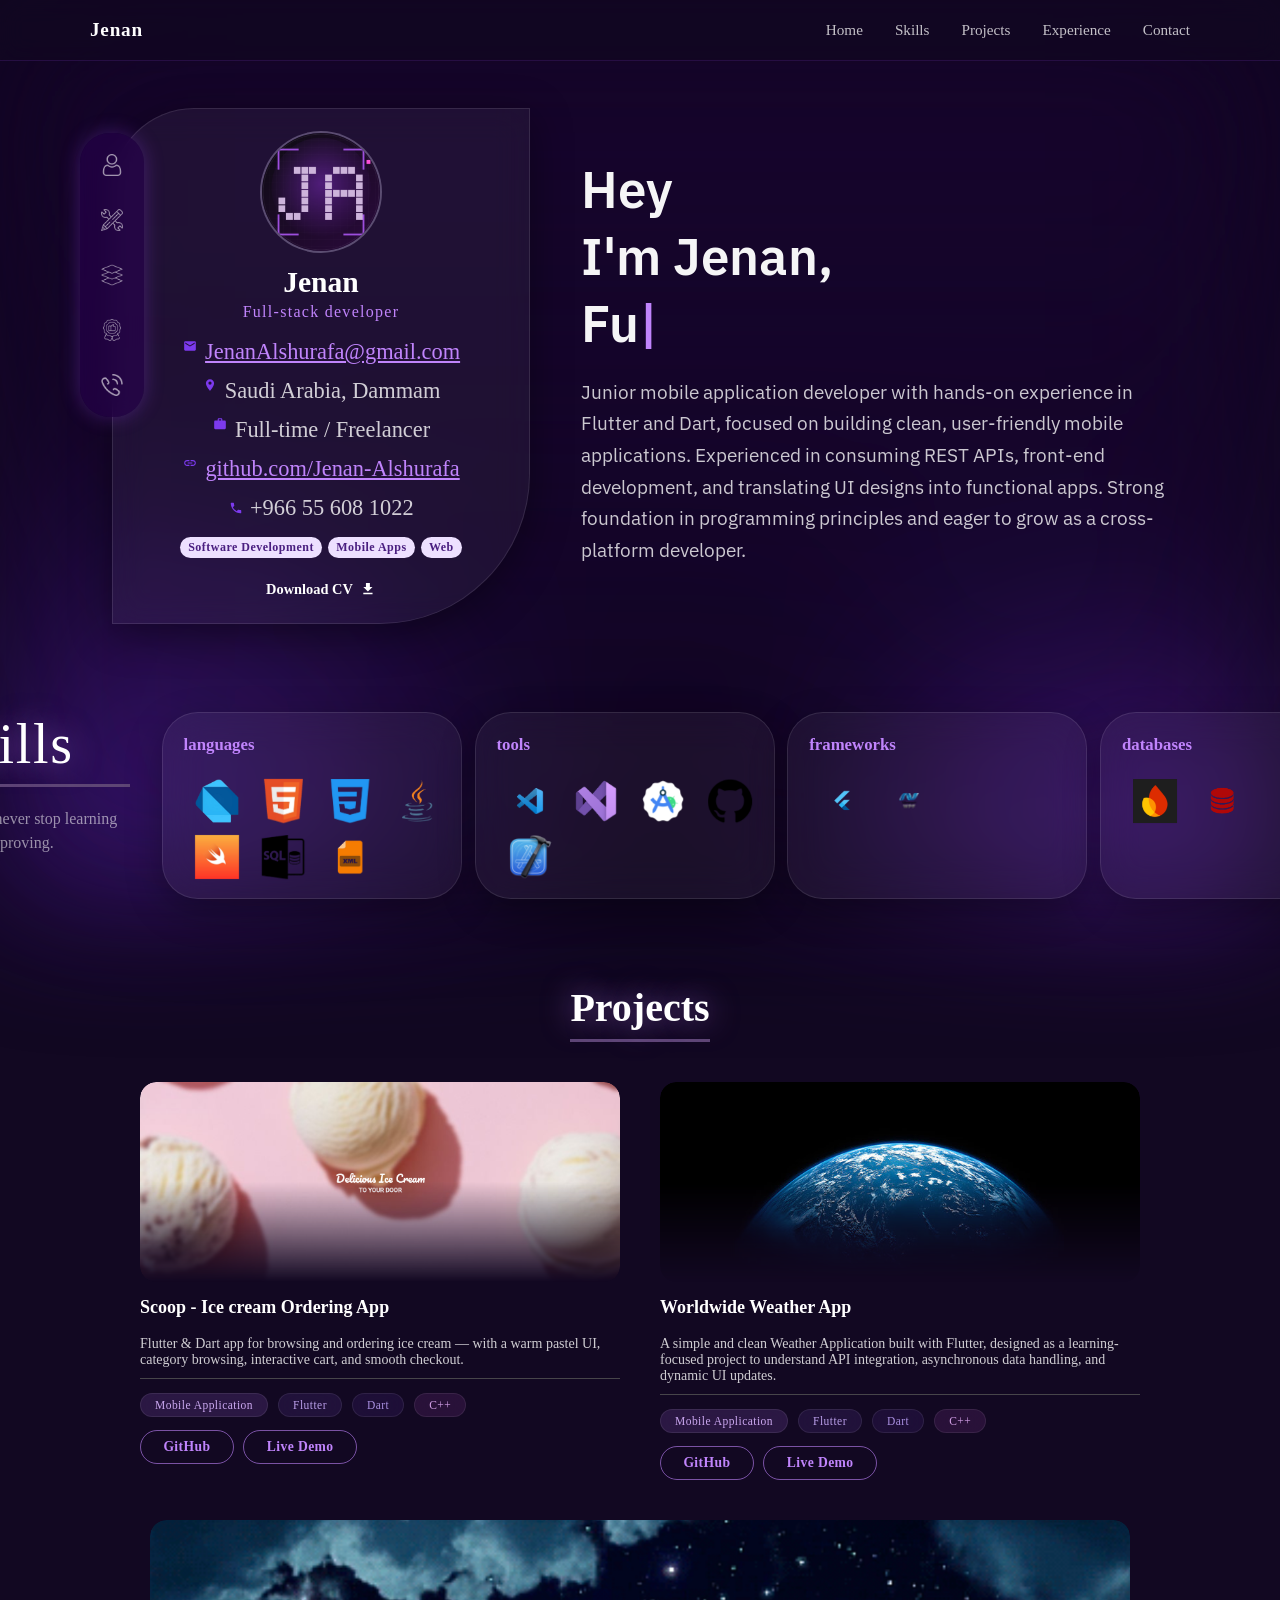
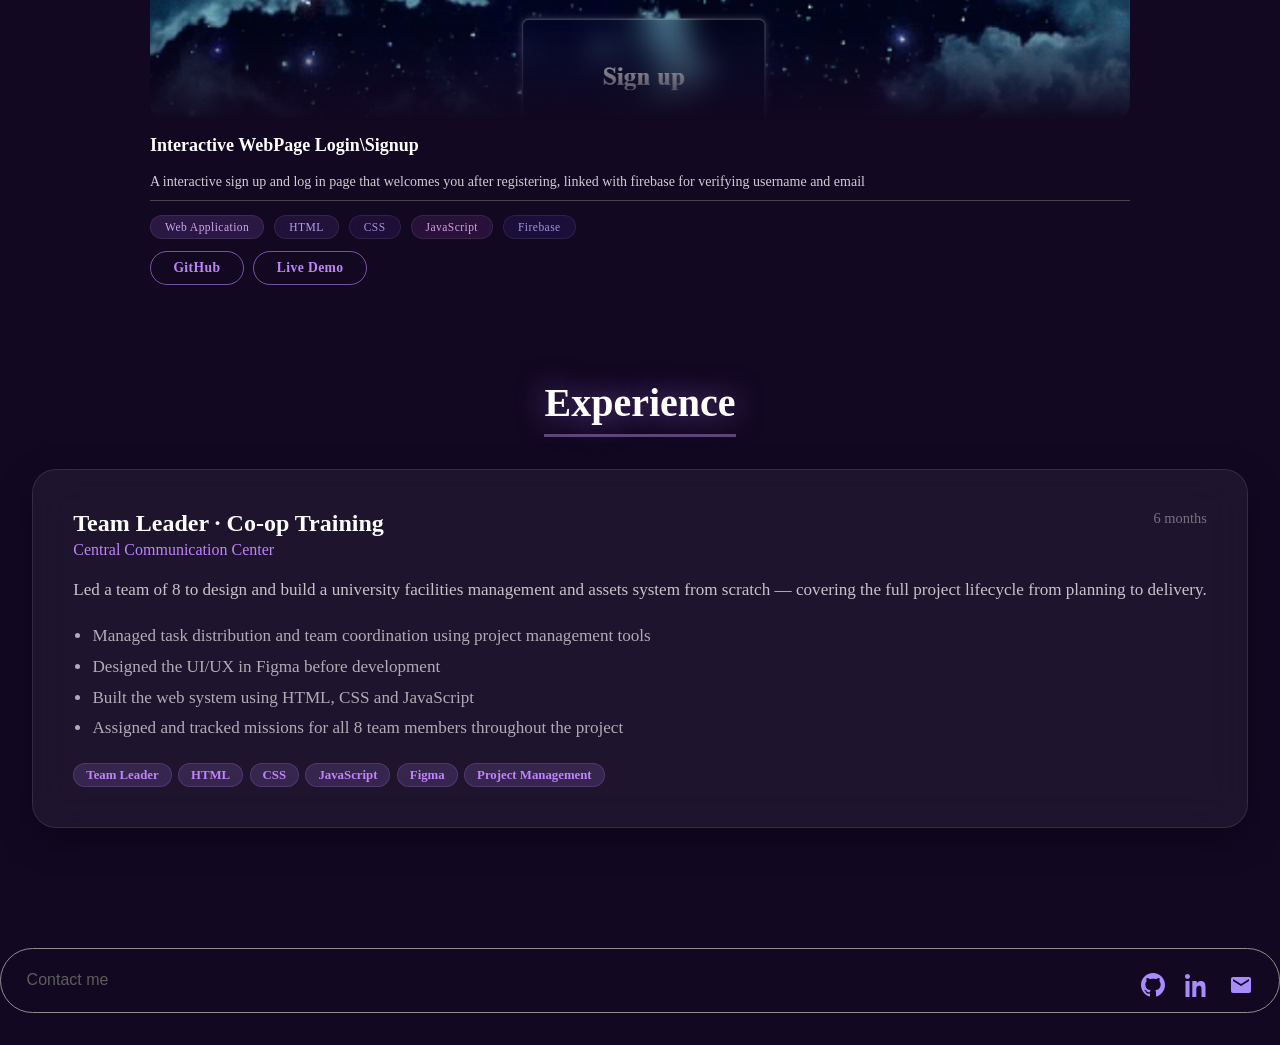
<file: index.html>
<!DOCTYPE html>
<html lang="en">

<head>
    <link rel="stylesheet" href="style.css">
   <link rel="preconnect" href="https://fonts.googleapis.com">
<link rel="preconnect" href="https://fonts.gstatic.com" crossorigin>
<link href="https://fonts.googleapis.com/css2?family=IBM+Plex+Sans:ital,wght@0,100..700;1,100..700&display=swap" rel="stylesheet">
    <meta charset="UTF-8">
    <title>Jenan portfolio</title>
    <meta name="viewport" content="width=device-width, initial-scale=1.0">
    
</head>

<body>

<nav class="top-nav">
    <div class="top-nav-inner">
        <span class="top-nav-logo">Jenan</span>
        <ul class="top-nav-links">
            <li><a href="#hero">Home</a></li> 
            <li><a href="#skills">Skills</a></li>
            <li><a href="#projects">Projects</a></li>   
            <li><a href="#experience">Experience</a></li>      
            <li><a href="#footer">Contact</a></li>
        </ul>
    </div>
</nav>



    <div class="animated-bg"></div>
    <div class="animated-bg layer2"></div>


<nav class="floating-nav" id="floating-nav">
    <button data-target="hero"><img src="images/user.png" alt="User"></button>
    <button data-target="skills"><img src="images/skills.png" alt="Skills"></button>
    <button data-target="projects"><img src="images/projects.png" alt="Projects"></button>
    <button data-target="experience"><img src="images/expe.png" alt="Experience"></button>
    <button data-target="footer"><img src="images/contact.png" alt="Contact"></button>
</nav>


<section class="hero" id="hero">
    <aside class="card-shape" aria-label="Profile summary">
        <div class="profile-photo-wrap">
            <img class="profile-photo" src="images/jenan-linkedin-pfp.png" alt="Jenan" width="120" height="120" />
        </div>
        <h2>Jenan</h2>
        <h3>Full-stack developer</h3>

        <ul class="contact-list">
            <li>
                <span class="contact-icon" aria-hidden="true">
                    <svg xmlns="http://www.w3.org/2000/svg" viewBox="0 0 24 24" fill="currentColor"><path d="M20 4H4c-1.1 0-2 .9-2 2v12c0 1.1.9 2 2 2h16c1.1 0 2-.9 2-2V6c0-1.1-.9-2-2-2zm0 4-8 5L4 8V6l8 5 8-5v2z"/></svg>
                </span>
                <a href="mailto:JenanAlshuirafa@gmail.com">JenanAlshurafa@gmail.com</a>
            </li>
            <li>
                <span class="contact-icon" aria-hidden="true">
                    <svg xmlns="http://www.w3.org/2000/svg" viewBox="0 0 24 24" fill="currentColor"><path d="M12 2C8.13 2 5 5.13 5 9c0 5.25 7 13 7 13s7-7.75 7-13c0-3.87-3.13-7-7-7zm0 9.5A2.5 2.5 0 1 1 12 6a2.5 2.5 0 0 1 0 5.5z"/></svg>
                </span>
                <span>Saudi Arabia, Dammam</span>
            </li>
            <li>
                <span class="contact-icon" aria-hidden="true">
                    <svg xmlns="http://www.w3.org/2000/svg" viewBox="0 0 24 24" fill="currentColor"><path d="M20 6h-4V4c0-1.11-.89-2-2-2h-4c-1.11 0-2 .89-2 2v2H4c-1.11 0-1.99.89-1.99 2L2 19c0 1.11.89 2 2 2h16c1.11 0 2-.89 2-2V8c0-1.11-.89-2-2-2zm-6 0h-4V4h4v2z"/></svg>
                </span>
                <span>Full-time / Freelancer</span>
            </li>
            <li>
                <span class="contact-icon" aria-hidden="true">
                    <svg xmlns="http://www.w3.org/2000/svg" viewBox="0 0 24 24" fill="currentColor"><path d="M3.9 12c0-1.71 1.39-3.1 3.1-3.1h4V7H7c-2.76 0-5 2.24-5 5s2.24 5 5 5h4v-1.9H7c-1.71 0-3.1-1.39-3.1-3.1zM8 13h8v-2H8v2zm9-6h-4v1.9h4c1.71 0 3.1 1.39 3.1 3.1s-1.39 3.1-3.1 3.1h-4V17h4c2.76 0 5-2.24 5-5s-2.24-5-5-5z"/></svg>
                </span>
                <a href="https://github.com/Jenan-Alshurafa" target="_blank" rel="noopener noreferrer">github.com/Jenan-Alshurafa</a>
            </li>
        </ul>

        <p class="card-phone"><span class="contact-icon contact-icon--inline" aria-hidden="true">
            <svg xmlns="http://www.w3.org/2000/svg" viewBox="0 0 24 24" fill="currentColor"><path d="M6.62 10.79c1.44 2.83 3.76 5.14 6.59 6.59l2.2-2.2c.27-.27.67-.36 1.02-.24 1.12.37 2.33.57 3.57.57.55 0 1 .45 1 1V20c0 .55-.45 1-1 1-9.39 0-17-7.61-17-17 0-.55.45-1 1-1h3.5c.55 0 1 .45 1 1 0 1.25.2 2.45.57 3.57.11.35.03.74-.25 1.02l-2.2 2.2z"/></svg>
        </span>+966 55 608 1022</p>

        <div class="card-skills">
             <span>Software Development</span>
            <span>Mobile Apps</span>
            <span>Web</span>
        </div>

        <a class="cv-btn" href="images/JenanDev#CV.pdf" download aria-label="Download CV">
            <span class="cv-btn__text">Download CV</span>
            <svg class="cv-btn__icon" xmlns="http://www.w3.org/2000/svg" viewBox="0 0 24 24" fill="currentColor" aria-hidden="true"><path d="M19 9h-4V3H9v6H5l7 7 7-7zM5 18v2h14v-2H5z"/></svg>
        </a>
    </aside>
<div class="hero-content">
  <h1 class="hero-tagline">
    <span class="hero-tagline-line">Hey</span>
    <span class="hero-tagline-line" id="typed-line"></span>
    <span class="hero-tagline-line" id="typed-line2"></span>
</h1>
        <p class="hero-lead">Junior mobile application developer with hands-on experience in Flutter and Dart, focused on building clean,
        user-friendly mobile applications. Experienced in consuming REST APIs, front-end development, and translating UI designs
        into functional apps. Strong foundation in programming principles and eager to grow as a cross-platform developer.</p>
    </div>
</section>
<section class="skills-section" id="skills" aria-labelledby="skills-heading">
    <div class="skills-inner">
        <header class="skills-intro">
            <h2 id="skills-heading" class="skills-heading">Skills</h2>
            <div class="skills-intro-block">
                <span class="skills-rule" aria-hidden="true"></span>
                <p class="skills-quote">I am striving to never stop learning and improving.</p>
                <span class="skills-rule" aria-hidden="true"></span>
            </div>
        </header>

        <div class="skills-cards">
            <article class="skills-panel" aria-labelledby="skills-lang-heading">
                <h3 id="skills-lang-heading" class="skills-panel-title">Languages</h3>
                <div class="skills-icons-grid" aria-label="Languages icons">
                    <div class="skill-item">
                    <img src="images/dart1.png" alt="Dart" class="skills-lang-icon" loading="lazy" />
                     <span class="skill-name">Dart</span></div>
                     <div class="skill-item">
                    <img src="images/html.png" alt="HTML" class="skills-lang-icon" loading="lazy" />
                    <span class="skill-name">HTML</span></div>
                     <div class="skill-item">
                    <img src="images/ccs.png" alt="CSS" class="skills-lang-icon" loading="lazy" />
                    <span class="skill-name">CSS</span></div>
                    <div class="skill-item">
                    <img src="images/java.png" alt="Java" class="skills-lang-icon" loading="lazy" />
                    <span class="skill-name">Java</span></div>
                    <div class="skill-item">
                    <img src="images/swift.jpg" alt="Swift" class="skills-lang-icon" loading="lazy" />
                    <span class="skill-name">Swift</span></div>
                    <div class="skill-item">    
                    <img src="images/sql.png" alt="SQL" class="skills-lang-icon" loading="lazy" />
                    <span class="skill-name">SQL</span></div>
                     <div class="skill-item">
                    <img src="images/xml.png" alt="XML" class="skills-lang-icon" loading="lazy" />
                    <span class="skill-name">XML</span></div>
                     
                </div>
            </article>

                <article class="skills-panel" aria-labelledby="skills-tools-heading">
                    <h3 id="skills-tools-heading" class="skills-panel-title">Tools</h3>
                   <div class="skills-icons-grid" aria-label="Tools icons">
    <div class="skill-item">
        <img src="images/vsc.png" alt="Visual Studio Code" class="skills-lang-icon" loading="lazy" />
        <span class="skill-name">VS Code</span>
    </div>
    <div class="skill-item">
        <img src="images/vs.png" alt="Visual Studio 2022" class="skills-lang-icon" loading="lazy" />
        <span class="skill-name">VS 2022</span>
    </div>
    <div class="skill-item">
        <img src="images/AndroidStudio.webp" alt="Android Studio" class="skills-lang-icon" loading="lazy" />
        <span class="skill-name">Android Studio</span>
    </div>
    <div class="skill-item">
        <img src="images/github.png" alt="Git and GitHub" class="skills-lang-icon" loading="lazy" />
        <span class="skill-name">GitHub</span>
    </div>
    <div class="skill-item">
        <img src="images/xcode.png" alt="Xcode" class="skills-lang-icon" loading="lazy" />
        <span class="skill-name">Xcode</span>
    </div>
</div>
                </article>
            <article class="skills-panel" aria-labelledby="skills-fw-heading">
                <h3 id="skills-fw-heading" class="skills-panel-title">Frameworks</h3>
                <div class="skills-icons-grid" aria-label="Frameworks icons">
    <div class="skill-item">
        <img src="images/flutter.png" alt="Flutter" class="skills-lang-icon" loading="lazy" />
        <span class="skill-name">Flutter</span>
    </div>
    <div class="skill-item">
        <img src="images/net.png" alt=".NET" class="skills-lang-icon" loading="lazy" />
        <span class="skill-name">.NET</span>
    </div>
</div>
                </article>
               <article class="skills-panel" aria-labelledby="skills-tools-heading">
                    <h3 id="skills-tools-heading" class="skills-panel-title">Databases</h3>
                    <div class="skills-icons-grid" aria-label="Tools icons">
    <div class="skill-item">
        <img src="images/firebase.png" alt="FireBase" class="skills-lang-icon" loading="lazy" />
        <span class="skill-name">Firebase</span>
    </div>
    <div class="skill-item">
        <img src="images/oracledatabase.png" alt="Oracle Database" class="skills-lang-icon" loading="lazy" />
        <span class="skill-name">Oracle DB</span>
    </div>
</div>
                </article>
        </div>
    </div>
</section>


<section id="projects">
    <h2>Projects</h2>
    <div class="projects-grid">
        <!-- Project Card 1 -->
       <article class="project-card">
    <div class="img-wrapper">
        <img src="images\icecreamapp.png" alt="Ice Cream App preview" />
        <div class="img-title"></div>
    </div>
    <h3>Scoop - Ice cream Ordering App</h3>
  
            <p>
                Flutter & Dart app for browsing and ordering ice cream — with a warm pastel UI, category browsing, interactive cart, and smooth checkout.
            </p>
            <div class="tech-stack">
                <span>Mobile Application</span>
                <span>Flutter</span>
                <span>Dart</span>
                <span>C++</span>
            </div>
            <div class="project-links">
                <a href="https://github.com/Jenan-Alshurafa/icecream-ordering-app" target="_blank" rel="noopener noreferrer">GitHub</a>
                <a href="https://jenan-alshurafa.github.io/icecream-ordering-app/" target="_blank" rel="noopener noreferrer">Live Demo</a>
            </div>
        </article>


<!-- Project Card 2 -->
       <article class="project-card">
    <div class="img-wrapper">
        <img src="images\earth.jpg" alt="Weather App preview" />
        <div class="img-title"></div>
    </div>
            <h3>Worldwide Weather App</h3>
            <p>
                A simple and clean Weather Application built with Flutter, designed as a learning-focused project to understand API integration, asynchronous data handling, and dynamic UI updates.
            </p>
            <div class="tech-stack">
                <span>Mobile Application</span>
                  <span>Flutter</span>
                <span>Dart</span>
                <span>C++</span>
            </div>
            <div class="project-links">
                <a href="https://github.com/Jenan-Alshurafa/Weather-app" target="_blank" rel="noopener noreferrer">GitHub</a>
                <a href="https://jenan-alshurafa.github.io/Weather-app/" target="_blank" rel="noopener noreferrer">Live Demo</a>
            </div>
        </article>




<!-- Project Card 3 -->
        <article class="project-card">
    <div class="img-wrapper">
        <img src="images\login.png" alt="Weather App preview" />
        <div class="img-title"></div>
    </div>
     <h3>Interactive WebPage Login\Signup</h3>
            <p>
                A interactive sign up and log in page that welcomes you after registering, linked with firebase for verifying username and email
            </p>
            <div class="tech-stack">
                <span>Web Application</span>
                <span>HTML</span>
                <span>CSS</span>
                <span>JavaScript</span>
                <span>Firebase</span>
            </div>
            <div class="project-links">
                <a href="https://github.com/Jenan-Alshurafa/signup-login" target="_blank" rel="noopener noreferrer">GitHub</a>
                <a href="https://jenan-alshurafa.github.io/signup-login/" target="_blank" rel="noopener noreferrer">Live Demo</a>
            </div>
        </article>

    </div>
</section>


<section id="experience">
    <h2>Experience</h2>
    <div class="experience-card">
        <div class="experience-header">
            <div>
                <h3>Team Leader · Co-op Training</h3>
                <p class="experience-company">Central Communication Center</p>
            </div>
            <span class="experience-date">6 months</span>
        </div>

        <p class="experience-desc">
            Led a team of 8 to design and build a university facilities management 
            and assets system from scratch — covering the full project lifecycle from 
            planning to delivery.
        </p>

        <ul class="experience-details">
            <li>Managed task distribution and team coordination using project management tools</li>
            <li>Designed the UI/UX in Figma before development</li>
            <li>Built the web system using HTML, CSS and JavaScript</li>
            <li>Assigned and tracked missions for all 8 team members throughout the project</li>
        </ul>

        <div class="experience-tags">
            <span>Team Leader</span>
            <span>HTML</span>
            <span>CSS</span>
            <span>JavaScript</span>
            <span>Figma</span>
            <span>Project Management</span>
        </div>
    </div>
</section>


<footer class="footer-contact" id="footer">
    <p>Contact me</p>
    <div class="footer-icons">
        <a href="https://github.com/Jenan-Alshurafa" target="_blank" rel="noopener noreferrer" aria-label="GitHub">
            <svg xmlns="http://www.w3.org/2000/svg" viewBox="0 0 24 24" fill="currentColor" aria-hidden="true">
                <path d="M12 0c-6.626 0-12 5.373-12 12 0 5.302 3.438 9.8 8.207 11.387.599.111.793-.261.793-.577v-2.234c-3.338.726-4.033-1.416-4.033-1.416-.546-1.387-1.333-1.756-1.333-1.756-1.089-.745.083-.729.083-.729 1.205.084 1.839 1.237 1.839 1.237 1.07 1.834 2.807 1.304 3.492.997.107-.775.418-1.305.762-1.604-2.665-.305-5.467-1.334-5.467-5.931 0-1.311.469-2.381 1.236-3.221-.124-.303-.535-1.524.117-3.176 0 0 1.008-.322 3.301 1.23.957-.266 1.983-.399 3.003-.404 1.02.005 2.047.138 3.006.404 2.291-1.552 3.297-1.23 3.297-1.23.653 1.653.242 2.874.118 3.176.77.84 1.235 1.911 1.235 3.221 0 4.609-2.807 5.624-5.479 5.921.43.372.823 1.102.823 2.222v3.293c0 .319.192.694.801.576 4.765-1.589 8.199-6.086 8.199-11.386 0-6.627-5.373-12-12-12z"/>
            </svg>
        </a>
        <a href=https://www.linkedin.com/in/jenan-alshurafa-218416333/" target="_blank" rel="noopener noreferrer" aria-label="LinkedIn">
            <svg xmlns="http://www.w3.org/2000/svg" viewBox="0 0 24 24" fill="currentColor" aria-hidden="true">
                <path d="M4.98 3.5C4.98 4.88 3.86 6 2.48 6S0 4.88 0 3.5 1.12 1 2.5 1 5 2.12 5 3.5zM.5 8h4V24h-4V8zm7.5 0h3.8v2.2h.1c.5-1 1.8-2.2 3.8-2.2 4 0 4.8 2.6 4.8 6V24h-4v-7.2c0-1.7 0-4-2.4-4s-2.8 1.9-2.8 3.9V24h-4V8z"/>
            </svg>
        </a>
        <a href="mailto:JenanAlshuirafa@gmail.com" aria-label="Email">
            <svg xmlns="http://www.w3.org/2000/svg" viewBox="0 0 24 24" fill="currentColor"><path d="M20 4H4c-1.1 0-2 .9-2 2v12c0 1.1.9 2 2 2h16c1.1 0 2-.9 2-2V6c0-1.1-.9-2-2-2zm0 4-8 5L4 8V6l8 5 8-5v2z"/></svg>
        </a>
    </div>
</footer>
 <script src="inter.js"></script>
</body>
</html>
</file>
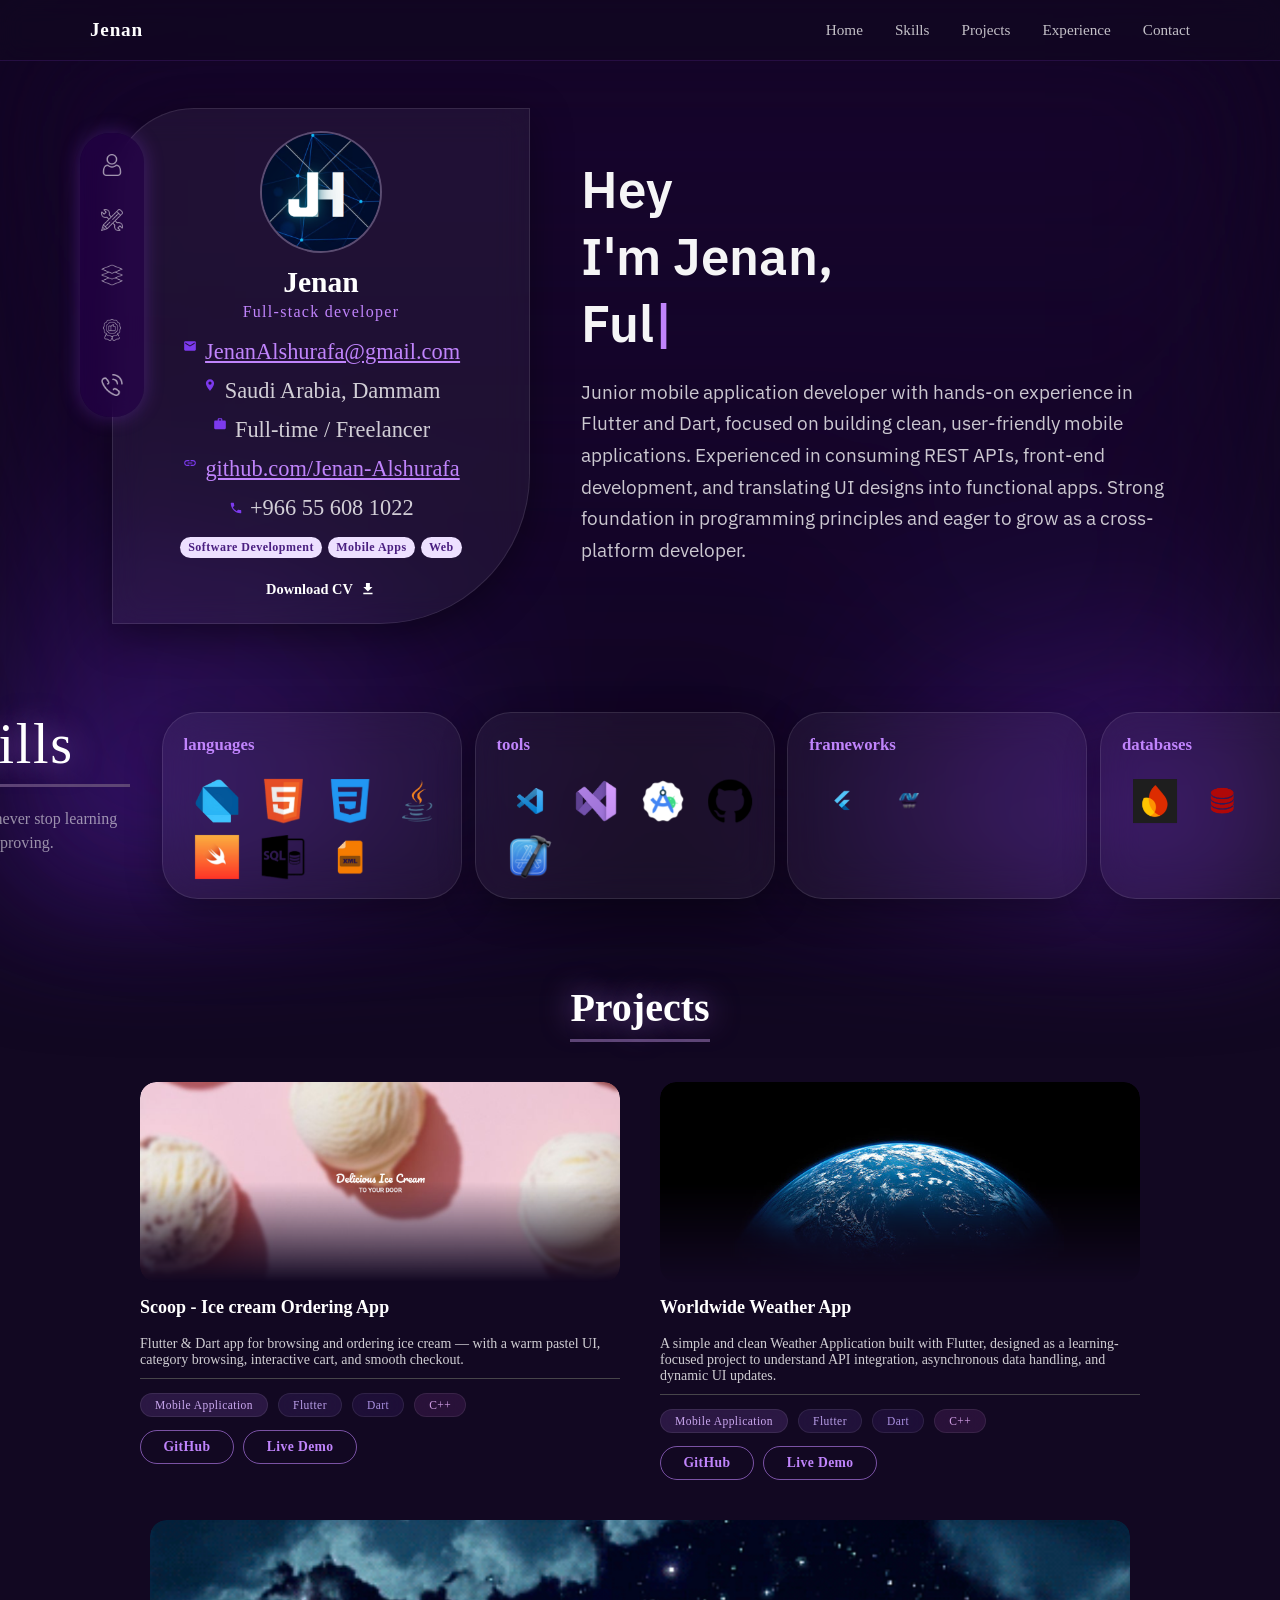
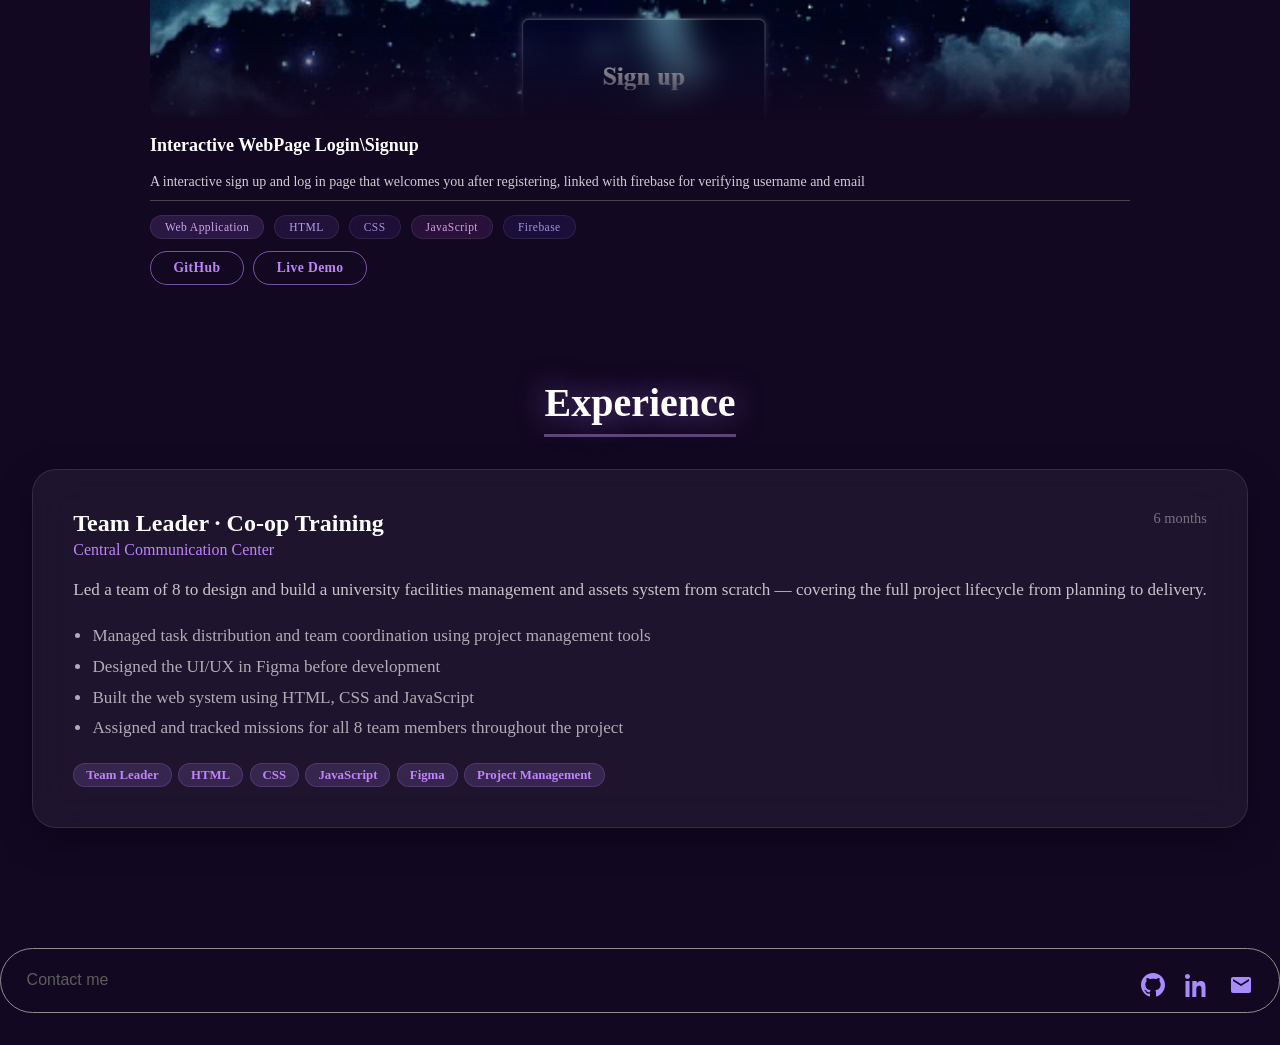
<file: project/index.html>
<!DOCTYPE html>
<html lang="en">

<head>
    <link rel="stylesheet" href="../css/style.css">
   <link rel="preconnect" href="https://fonts.googleapis.com">
<link rel="preconnect" href="https://fonts.gstatic.com" crossorigin>
<link href="https://fonts.googleapis.com/css2?family=IBM+Plex+Sans:ital,wght@0,100..700;1,100..700&display=swap" rel="stylesheet">
    <meta charset="UTF-8">
    <title>Jenan portfolio</title>
    <meta name="viewport" content="width=device-width, initial-scale=1.0">
    
</head>

<body>

<nav class="top-nav">
    <div class="top-nav-inner">
        <span class="top-nav-logo">Jenan</span>
        <ul class="top-nav-links">
            <li><a href="#hero">Home</a></li> 
            <li><a href="#skills">Skills</a></li>
            <li><a href="#projects">Projects</a></li>   
            <li><a href="#experience">Experience</a></li>      
            <li><a href="#footer">Contact</a></li>
        </ul>
    </div>
</nav>



    <div class="animated-bg"></div>
    <div class="animated-bg layer2"></div>


<nav class="floating-nav" id="floating-nav">
    <button data-target="hero"><img src="../images/user.png" alt="User"></button>
    <button data-target="skills"><img src="../images/skills.png" alt="Skills"></button>
    <button data-target="projects"><img src="../images/projects.png" alt="Projects"></button>
    <button data-target="experience"><img src="../images/expe.png" alt="Experience"></button>
    <button data-target="footer"><img src="../images/contact.png" alt="Contact"></button>
</nav>


<section class="hero" id="hero">
    <aside class="card-shape" aria-label="Profile summary">
        <div class="profile-photo-wrap">
            <img class="profile-photo" src="../images/jenicon.png" alt="Jenan" width="120" height="120" />
        </div>
        <h2>Jenan</h2>
        <h3>Full-stack developer</h3>

        <ul class="contact-list">
            <li>
                <span class="contact-icon" aria-hidden="true">
                    <svg xmlns="http://www.w3.org/2000/svg" viewBox="0 0 24 24" fill="currentColor"><path d="M20 4H4c-1.1 0-2 .9-2 2v12c0 1.1.9 2 2 2h16c1.1 0 2-.9 2-2V6c0-1.1-.9-2-2-2zm0 4-8 5L4 8V6l8 5 8-5v2z"/></svg>
                </span>
                <a href="mailto:JenanAlshuirafa@gmail.com">JenanAlshurafa@gmail.com</a>
            </li>
            <li>
                <span class="contact-icon" aria-hidden="true">
                    <svg xmlns="http://www.w3.org/2000/svg" viewBox="0 0 24 24" fill="currentColor"><path d="M12 2C8.13 2 5 5.13 5 9c0 5.25 7 13 7 13s7-7.75 7-13c0-3.87-3.13-7-7-7zm0 9.5A2.5 2.5 0 1 1 12 6a2.5 2.5 0 0 1 0 5.5z"/></svg>
                </span>
                <span>Saudi Arabia, Dammam</span>
            </li>
            <li>
                <span class="contact-icon" aria-hidden="true">
                    <svg xmlns="http://www.w3.org/2000/svg" viewBox="0 0 24 24" fill="currentColor"><path d="M20 6h-4V4c0-1.11-.89-2-2-2h-4c-1.11 0-2 .89-2 2v2H4c-1.11 0-1.99.89-1.99 2L2 19c0 1.11.89 2 2 2h16c1.11 0 2-.89 2-2V8c0-1.11-.89-2-2-2zm-6 0h-4V4h4v2z"/></svg>
                </span>
                <span>Full-time / Freelancer</span>
            </li>
            <li>
                <span class="contact-icon" aria-hidden="true">
                    <svg xmlns="http://www.w3.org/2000/svg" viewBox="0 0 24 24" fill="currentColor"><path d="M3.9 12c0-1.71 1.39-3.1 3.1-3.1h4V7H7c-2.76 0-5 2.24-5 5s2.24 5 5 5h4v-1.9H7c-1.71 0-3.1-1.39-3.1-3.1zM8 13h8v-2H8v2zm9-6h-4v1.9h4c1.71 0 3.1 1.39 3.1 3.1s-1.39 3.1-3.1 3.1h-4V17h4c2.76 0 5-2.24 5-5s-2.24-5-5-5z"/></svg>
                </span>
                <a href="https://github.com/Jenan-Alshurafa" target="_blank" rel="noopener noreferrer">github.com/Jenan-Alshurafa</a>
            </li>
        </ul>

        <p class="card-phone"><span class="contact-icon contact-icon--inline" aria-hidden="true">
            <svg xmlns="http://www.w3.org/2000/svg" viewBox="0 0 24 24" fill="currentColor"><path d="M6.62 10.79c1.44 2.83 3.76 5.14 6.59 6.59l2.2-2.2c.27-.27.67-.36 1.02-.24 1.12.37 2.33.57 3.57.57.55 0 1 .45 1 1V20c0 .55-.45 1-1 1-9.39 0-17-7.61-17-17 0-.55.45-1 1-1h3.5c.55 0 1 .45 1 1 0 1.25.2 2.45.57 3.57.11.35.03.74-.25 1.02l-2.2 2.2z"/></svg>
        </span>+966 55 608 1022</p>

        <div class="card-skills">
             <span>Software Development</span>
            <span>Mobile Apps</span>
            <span>Web</span>
        </div>

        <a class="cv-btn" href="../images/JenanAlshurafaDeveloperCV.pdf" download aria-label="Download CV">
            <span class="cv-btn__text">Download CV</span>
            <svg class="cv-btn__icon" xmlns="http://www.w3.org/2000/svg" viewBox="0 0 24 24" fill="currentColor" aria-hidden="true"><path d="M19 9h-4V3H9v6H5l7 7 7-7zM5 18v2h14v-2H5z"/></svg>
        </a>
    </aside>
<div class="hero-content">
  <h1 class="hero-tagline">
    <span class="hero-tagline-line">Hey</span>
    <span class="hero-tagline-line" id="typed-line"></span>
    <span class="hero-tagline-line" id="typed-line2"></span>
</h1>
        <p class="hero-lead">Junior mobile application developer with hands-on experience in Flutter and Dart, focused on building clean,
        user-friendly mobile applications. Experienced in consuming REST APIs, front-end development, and translating UI designs
        into functional apps. Strong foundation in programming principles and eager to grow as a cross-platform developer.</p>
    </div>
</section>
<section class="skills-section" id="skills" aria-labelledby="skills-heading">
    <div class="skills-inner">
        <header class="skills-intro">
            <h2 id="skills-heading" class="skills-heading">Skills</h2>
            <div class="skills-intro-block">
                <span class="skills-rule" aria-hidden="true"></span>
                <p class="skills-quote">I am striving to never stop learning and improving.</p>
                <span class="skills-rule" aria-hidden="true"></span>
            </div>
        </header>

        <div class="skills-cards">
            <article class="skills-panel" aria-labelledby="skills-lang-heading">
                <h3 id="skills-lang-heading" class="skills-panel-title">Languages</h3>
                <div class="skills-icons-grid" aria-label="Languages icons">
                    <div class="skill-item">
                    <img src="../images/dart1.png" alt="Dart" class="skills-lang-icon" loading="lazy" />
                     <span class="skill-name">Dart</span></div>
                     <div class="skill-item">
                    <img src="../images/html.png" alt="HTML" class="skills-lang-icon" loading="lazy" />
                    <span class="skill-name">HTML</span></div>
                     <div class="skill-item">
                    <img src="../images/ccs.png" alt="CSS" class="skills-lang-icon" loading="lazy" />
                    <span class="skill-name">CSS</span></div>
                    <div class="skill-item">
                    <img src="../images/java.png" alt="Java" class="skills-lang-icon" loading="lazy" />
                    <span class="skill-name">Java</span></div>
                    <div class="skill-item">
                    <img src="../images/swift.jpg" alt="Swift" class="skills-lang-icon" loading="lazy" />
                    <span class="skill-name">Swift</span></div>
                    <div class="skill-item">    
                    <img src="../images/sql.png" alt="SQL" class="skills-lang-icon" loading="lazy" />
                    <span class="skill-name">SQL</span></div>
                     <div class="skill-item">
                    <img src="../images/xml.png" alt="XML" class="skills-lang-icon" loading="lazy" />
                    <span class="skill-name">XML</span></div>
                     
                </div>
            </article>

                <article class="skills-panel" aria-labelledby="skills-tools-heading">
                    <h3 id="skills-tools-heading" class="skills-panel-title">Tools</h3>
                   <div class="skills-icons-grid" aria-label="Tools icons">
    <div class="skill-item">
        <img src="../images/vsc.png" alt="Visual Studio Code" class="skills-lang-icon" loading="lazy" />
        <span class="skill-name">VS Code</span>
    </div>
    <div class="skill-item">
        <img src="../images/vs.png" alt="Visual Studio 2022" class="skills-lang-icon" loading="lazy" />
        <span class="skill-name">VS 2022</span>
    </div>
    <div class="skill-item">
        <img src="../images/AndroidStudio.webp" alt="Android Studio" class="skills-lang-icon" loading="lazy" />
        <span class="skill-name">Android Studio</span>
    </div>
    <div class="skill-item">
        <img src="../images/github.png" alt="Git and GitHub" class="skills-lang-icon" loading="lazy" />
        <span class="skill-name">GitHub</span>
    </div>
    <div class="skill-item">
        <img src="../images/xcode.png" alt="Xcode" class="skills-lang-icon" loading="lazy" />
        <span class="skill-name">Xcode</span>
    </div>
</div>
                </article>
            <article class="skills-panel" aria-labelledby="skills-fw-heading">
                <h3 id="skills-fw-heading" class="skills-panel-title">Frameworks</h3>
                <div class="skills-icons-grid" aria-label="Frameworks icons">
    <div class="skill-item">
        <img src="../images/flutter.png" alt="Flutter" class="skills-lang-icon" loading="lazy" />
        <span class="skill-name">Flutter</span>
    </div>
    <div class="skill-item">
        <img src="../images/net.png" alt=".NET" class="skills-lang-icon" loading="lazy" />
        <span class="skill-name">.NET</span>
    </div>
</div>
                </article>
               <article class="skills-panel" aria-labelledby="skills-tools-heading">
                    <h3 id="skills-tools-heading" class="skills-panel-title">Databases</h3>
                    <div class="skills-icons-grid" aria-label="Tools icons">
    <div class="skill-item">
        <img src="../images/firebase.png" alt="FireBase" class="skills-lang-icon" loading="lazy" />
        <span class="skill-name">Firebase</span>
    </div>
    <div class="skill-item">
        <img src="../images/oracledatabase.png" alt="Oracle Database" class="skills-lang-icon" loading="lazy" />
        <span class="skill-name">Oracle DB</span>
    </div>
</div>
                </article>
        </div>
    </div>
</section>


<section id="projects">
    <h2>Projects</h2>
    <div class="projects-grid">
        <!-- Project Card 1 -->
       <article class="project-card">
    <div class="img-wrapper">
        <img src="..\images\icecreamapp.png" alt="Ice Cream App preview" />
        <div class="img-title"></div>
    </div>
    <h3>Scoop - Ice cream Ordering App</h3>
  
            <p>
                Flutter & Dart app for browsing and ordering ice cream — with a warm pastel UI, category browsing, interactive cart, and smooth checkout.
            </p>
            <div class="tech-stack">
                <span>Mobile Application</span>
                <span>Flutter</span>
                <span>Dart</span>
                <span>C++</span>
            </div>
            <div class="project-links">
                <a href="https://github.com/Jenan-Alshurafa/icecream-ordering-app" target="_blank" rel="noopener noreferrer">GitHub</a>
                <a href="https://jenan-alshurafa.github.io/icecream-ordering-app/" target="_blank" rel="noopener noreferrer">Live Demo</a>
            </div>
        </article>


<!-- Project Card 2 -->
       <article class="project-card">
    <div class="img-wrapper">
        <img src="..\images\earth.jpg" alt="Weather App preview" />
        <div class="img-title"></div>
    </div>
            <h3>Worldwide Weather App</h3>
            <p>
                A simple and clean Weather Application built with Flutter, designed as a learning-focused project to understand API integration, asynchronous data handling, and dynamic UI updates.
            </p>
            <div class="tech-stack">
                <span>Mobile Application</span>
                  <span>Flutter</span>
                <span>Dart</span>
                <span>C++</span>
            </div>
            <div class="project-links">
                <a href="https://github.com/Jenan-Alshurafa/Weather-app" target="_blank" rel="noopener noreferrer">GitHub</a>
                <a href="https://jenan-alshurafa.github.io/Weather-app/" target="_blank" rel="noopener noreferrer">Live Demo</a>
            </div>
        </article>




<!-- Project Card 3 -->
        <article class="project-card">
    <div class="img-wrapper">
        <img src="..\images\login.png" alt="Weather App preview" />
        <div class="img-title"></div>
    </div>
     <h3>Interactive WebPage Login\Signup</h3>
            <p>
                A interactive sign up and log in page that welcomes you after registering, linked with firebase for verifying username and email
            </p>
            <div class="tech-stack">
                <span>Web Application</span>
                <span>HTML</span>
                <span>CSS</span>
                <span>JavaScript</span>
                <span>Firebase</span>
            </div>
            <div class="project-links">
                <a href="https://github.com/Jenan-Alshurafa/signup-login" target="_blank" rel="noopener noreferrer">GitHub</a>
                <a href="https://jenan-alshurafa.github.io/signup-login/" target="_blank" rel="noopener noreferrer">Live Demo</a>
            </div>
        </article>

    </div>
</section>


<section id="experience">
    <h2>Experience</h2>
    <div class="experience-card">
        <div class="experience-header">
            <div>
                <h3>Team Leader · Co-op Training</h3>
                <p class="experience-company">Central Communication Center</p>
            </div>
            <span class="experience-date">6 months</span>
        </div>

        <p class="experience-desc">
            Led a team of 8 to design and build a university facilities management 
            and assets system from scratch — covering the full project lifecycle from 
            planning to delivery.
        </p>

        <ul class="experience-details">
            <li>Managed task distribution and team coordination using project management tools</li>
            <li>Designed the UI/UX in Figma before development</li>
            <li>Built the web system using HTML, CSS and JavaScript</li>
            <li>Assigned and tracked missions for all 8 team members throughout the project</li>
        </ul>

        <div class="experience-tags">
            <span>Team Leader</span>
            <span>HTML</span>
            <span>CSS</span>
            <span>JavaScript</span>
            <span>Figma</span>
            <span>Project Management</span>
        </div>
    </div>
</section>


<footer class="footer-contact" id="footer">
    <p>Contact me</p>
    <div class="footer-icons">
        <a href="https://github.com/Jenan-Alshurafa" target="_blank" rel="noopener noreferrer" aria-label="GitHub">
            <svg xmlns="http://www.w3.org/2000/svg" viewBox="0 0 24 24" fill="currentColor" aria-hidden="true">
                <path d="M12 0c-6.626 0-12 5.373-12 12 0 5.302 3.438 9.8 8.207 11.387.599.111.793-.261.793-.577v-2.234c-3.338.726-4.033-1.416-4.033-1.416-.546-1.387-1.333-1.756-1.333-1.756-1.089-.745.083-.729.083-.729 1.205.084 1.839 1.237 1.839 1.237 1.07 1.834 2.807 1.304 3.492.997.107-.775.418-1.305.762-1.604-2.665-.305-5.467-1.334-5.467-5.931 0-1.311.469-2.381 1.236-3.221-.124-.303-.535-1.524.117-3.176 0 0 1.008-.322 3.301 1.23.957-.266 1.983-.399 3.003-.404 1.02.005 2.047.138 3.006.404 2.291-1.552 3.297-1.23 3.297-1.23.653 1.653.242 2.874.118 3.176.77.84 1.235 1.911 1.235 3.221 0 4.609-2.807 5.624-5.479 5.921.43.372.823 1.102.823 2.222v3.293c0 .319.192.694.801.576 4.765-1.589 8.199-6.086 8.199-11.386 0-6.627-5.373-12-12-12z"/>
            </svg>
        </a>
        <a href="https://www.linkedin.com/" target="_blank" rel="noopener noreferrer" aria-label="LinkedIn">
            <svg xmlns="http://www.w3.org/2000/svg" viewBox="0 0 24 24" fill="currentColor" aria-hidden="true">
                <path d="M4.98 3.5C4.98 4.88 3.86 6 2.48 6S0 4.88 0 3.5 1.12 1 2.5 1 5 2.12 5 3.5zM.5 8h4V24h-4V8zm7.5 0h3.8v2.2h.1c.5-1 1.8-2.2 3.8-2.2 4 0 4.8 2.6 4.8 6V24h-4v-7.2c0-1.7 0-4-2.4-4s-2.8 1.9-2.8 3.9V24h-4V8z"/>
            </svg>
        </a>
        <a href="mailto:JenanAlshuirafa@gmail.com" aria-label="Email">
            <svg xmlns="http://www.w3.org/2000/svg" viewBox="0 0 24 24" fill="currentColor"><path d="M20 4H4c-1.1 0-2 .9-2 2v12c0 1.1.9 2 2 2h16c1.1 0 2-.9 2-2V6c0-1.1-.9-2-2-2zm0 4-8 5L4 8V6l8 5 8-5v2z"/></svg>
        </a>
    </div>
</footer>
 <script src="../js/inter.js"></script>
</body>
</html>
</file>
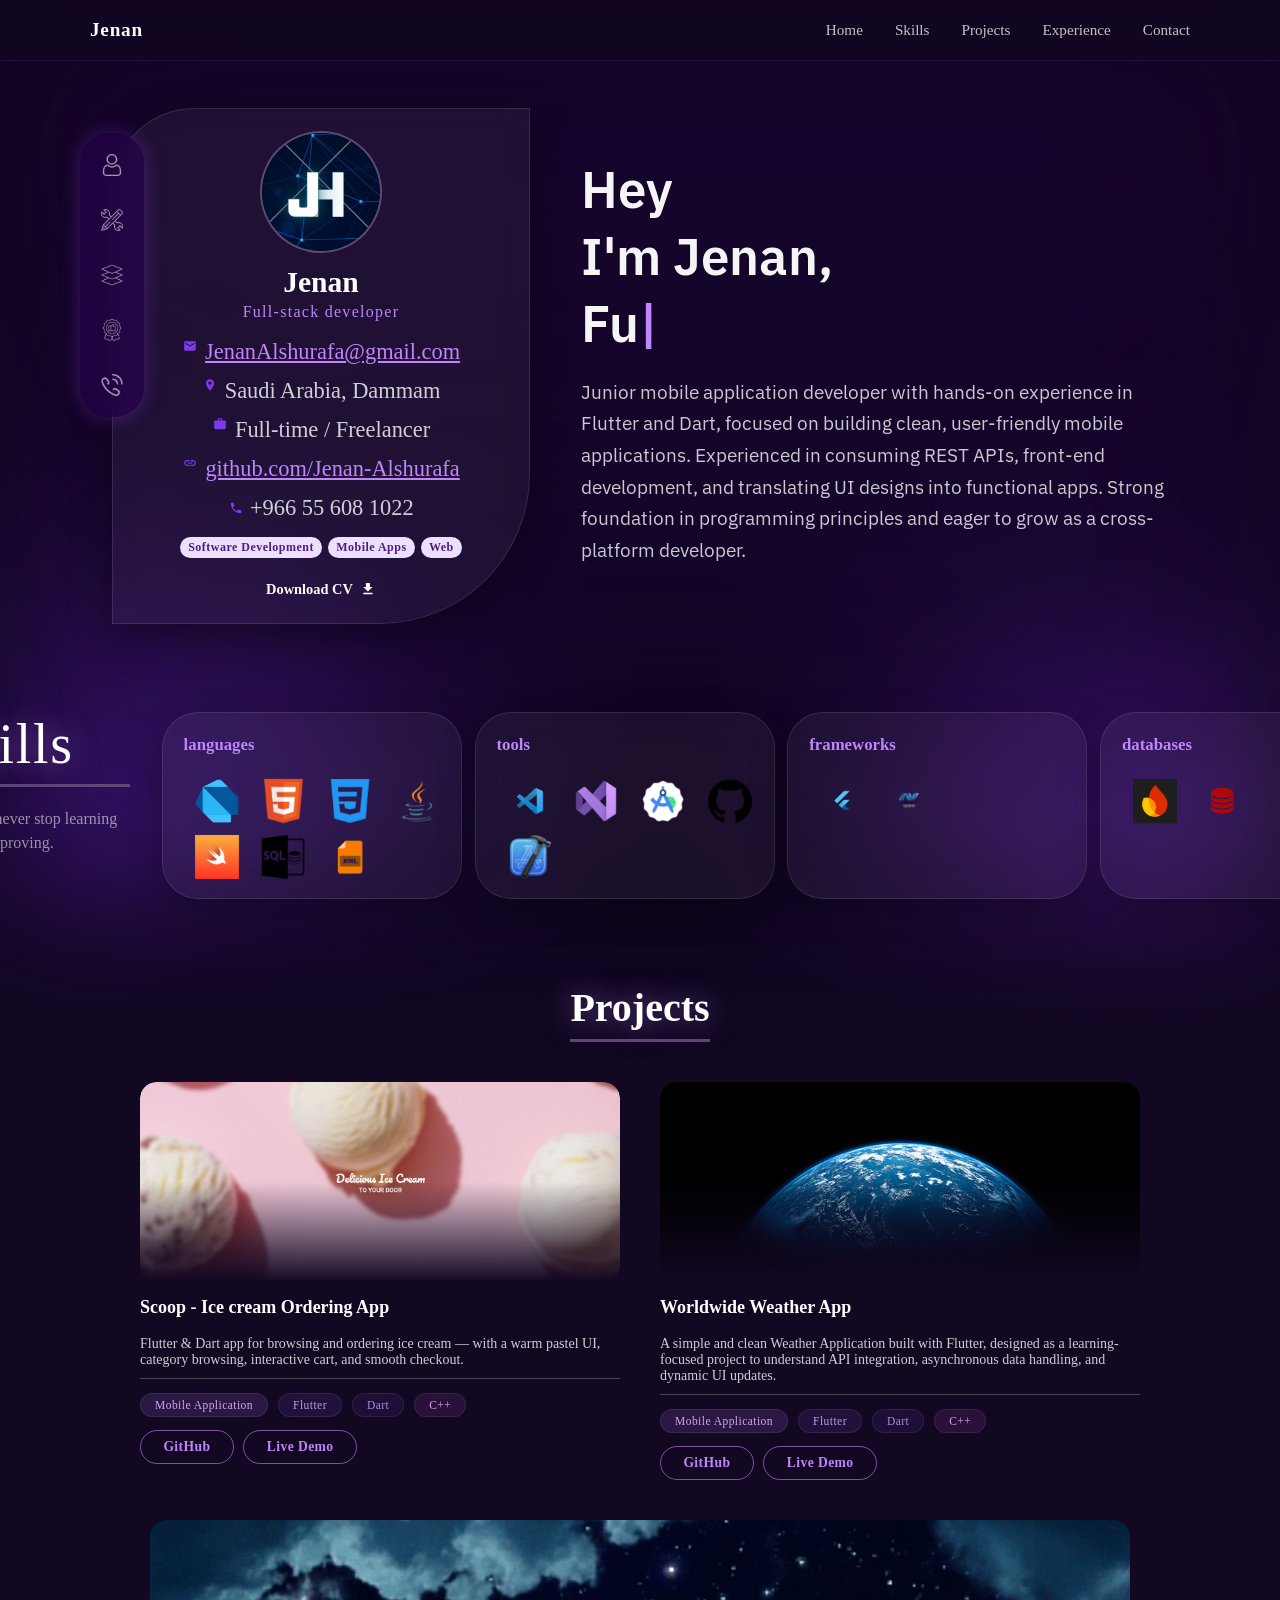
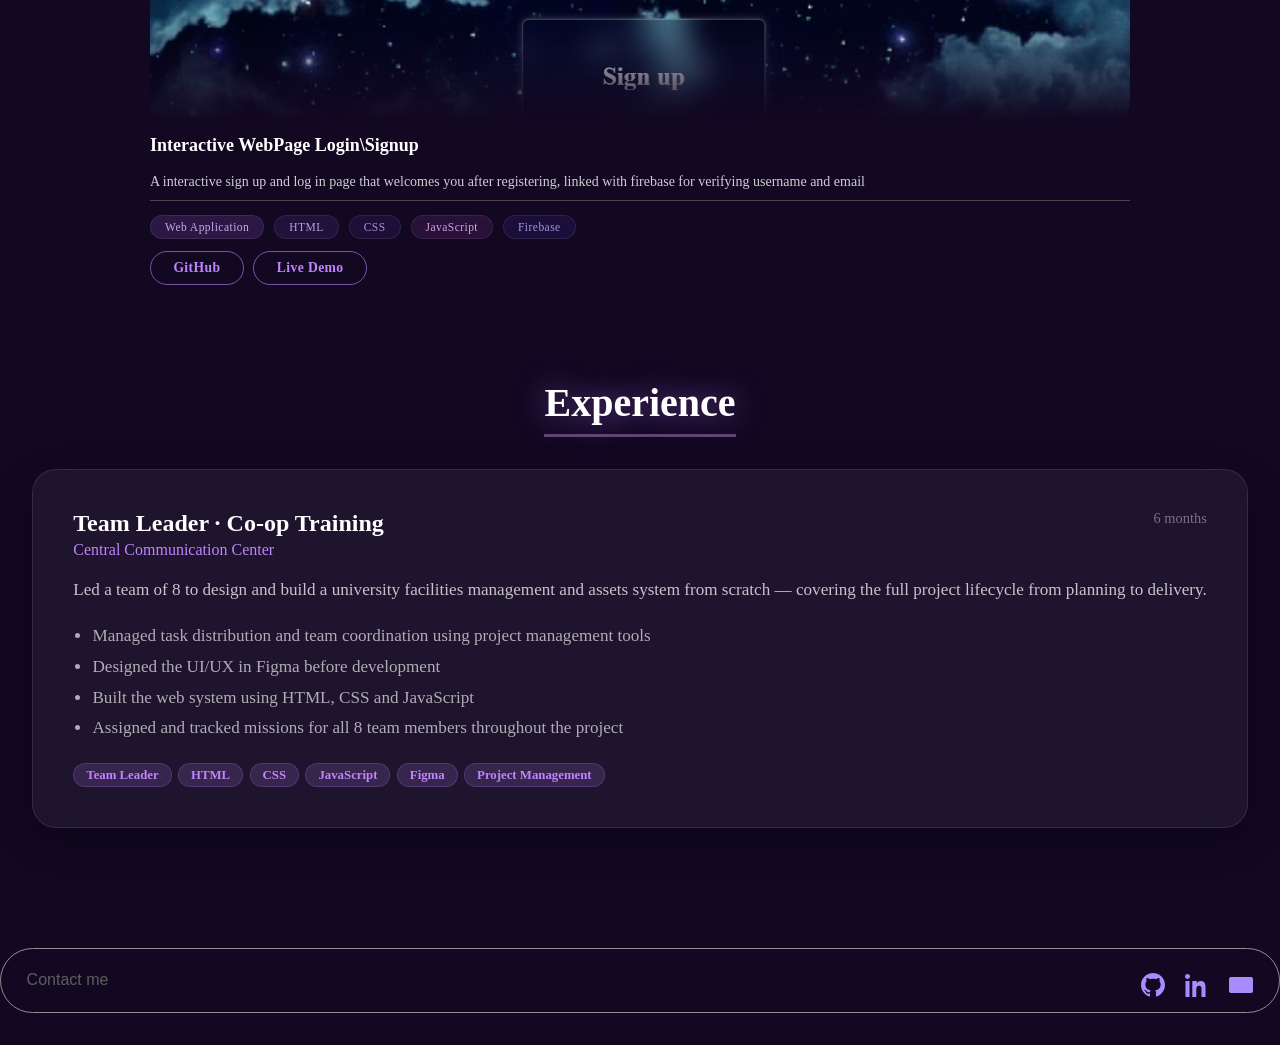
<file: project/mainpage.html>
<!DOCTYPE html>
<html lang="en">

<head>
    <link rel="stylesheet" href="../css/style.css">
   <link rel="preconnect" href="https://fonts.googleapis.com">
<link rel="preconnect" href="https://fonts.gstatic.com" crossorigin>
<link href="https://fonts.googleapis.com/css2?family=IBM+Plex+Sans:ital,wght@0,100..700;1,100..700&display=swap" rel="stylesheet">
    <meta charset="UTF-8">
    <title>Jenan portfolio</title>
    <meta name="viewport" content="width=device-width, initial-scale=1.0">
    
</head>

<body>

<nav class="top-nav">
    <div class="top-nav-inner">
        <span class="top-nav-logo">Jenan</span>
        <ul class="top-nav-links">
            <li><a href="#hero">Home</a></li> 
            <li><a href="#skills">Skills</a></li>
            <li><a href="#projects">Projects</a></li>   
            <li><a href="#experience">Experience</a></li>      
            <li><a href="#footer">Contact</a></li>
        </ul>
    </div>
</nav>



    <div class="animated-bg"></div>
    <div class="animated-bg layer2"></div>


<nav class="floating-nav" id="floating-nav">
    <button data-target="hero"><img src="../images/user.png" alt="User"></button>
    <button data-target="skills"><img src="../images/skills.png" alt="Skills"></button>
    <button data-target="projects"><img src="../images/projects.png" alt="Projects"></button>
    <button data-target="experience"><img src="../images/expe.png" alt="Experience"></button>
    <button data-target="footer"><img src="../images/contact.png" alt="Contact"></button>
</nav>


<section class="hero" id="hero">
    <aside class="card-shape" aria-label="Profile summary">
        <div class="profile-photo-wrap">
            <img class="profile-photo" src="../images/jenicon.png" alt="Jenan" width="120" height="120" />
        </div>
        <h2>Jenan</h2>
        <h3>Full-stack developer</h3>

        <ul class="contact-list">
            <li>
                <span class="contact-icon" aria-hidden="true">
                    <svg xmlns="http://www.w3.org/2000/svg" viewBox="0 0 24 24" fill="currentColor"><path d="M20 4H4c-1.1 0-2 .9-2 2v12c0 1.1.9 2 2 2h16c1.1 0 2-.9 2-2V6c0-1.1-.9-2-2-2zm0 4-8 5L4 8V6l8 5 8-5v2z"/></svg>
                </span>
                <a href="mailto:JenanAlshuirafa@gmail.com">JenanAlshurafa@gmail.com</a>
            </li>
            <li>
                <span class="contact-icon" aria-hidden="true">
                    <svg xmlns="http://www.w3.org/2000/svg" viewBox="0 0 24 24" fill="currentColor"><path d="M12 2C8.13 2 5 5.13 5 9c0 5.25 7 13 7 13s7-7.75 7-13c0-3.87-3.13-7-7-7zm0 9.5A2.5 2.5 0 1 1 12 6a2.5 2.5 0 0 1 0 5.5z"/></svg>
                </span>
                <span>Saudi Arabia, Dammam</span>
            </li>
            <li>
                <span class="contact-icon" aria-hidden="true">
                    <svg xmlns="http://www.w3.org/2000/svg" viewBox="0 0 24 24" fill="currentColor"><path d="M20 6h-4V4c0-1.11-.89-2-2-2h-4c-1.11 0-2 .89-2 2v2H4c-1.11 0-1.99.89-1.99 2L2 19c0 1.11.89 2 2 2h16c1.11 0 2-.89 2-2V8c0-1.11-.89-2-2-2zm-6 0h-4V4h4v2z"/></svg>
                </span>
                <span>Full-time / Freelancer</span>
            </li>
            <li>
                <span class="contact-icon" aria-hidden="true">
                    <svg xmlns="http://www.w3.org/2000/svg" viewBox="0 0 24 24" fill="currentColor"><path d="M3.9 12c0-1.71 1.39-3.1 3.1-3.1h4V7H7c-2.76 0-5 2.24-5 5s2.24 5 5 5h4v-1.9H7c-1.71 0-3.1-1.39-3.1-3.1zM8 13h8v-2H8v2zm9-6h-4v1.9h4c1.71 0 3.1 1.39 3.1 3.1s-1.39 3.1-3.1 3.1h-4V17h4c2.76 0 5-2.24 5-5s-2.24-5-5-5z"/></svg>
                </span>
                <a href="https://github.com/Jenan-Alshurafa" target="_blank" rel="noopener noreferrer">github.com/Jenan-Alshurafa</a>
            </li>
        </ul>

        <p class="card-phone"><span class="contact-icon contact-icon--inline" aria-hidden="true">
            <svg xmlns="http://www.w3.org/2000/svg" viewBox="0 0 24 24" fill="currentColor"><path d="M6.62 10.79c1.44 2.83 3.76 5.14 6.59 6.59l2.2-2.2c.27-.27.67-.36 1.02-.24 1.12.37 2.33.57 3.57.57.55 0 1 .45 1 1V20c0 .55-.45 1-1 1-9.39 0-17-7.61-17-17 0-.55.45-1 1-1h3.5c.55 0 1 .45 1 1 0 1.25.2 2.45.57 3.57.11.35.03.74-.25 1.02l-2.2 2.2z"/></svg>
        </span>+966 55 608 1022</p>

        <div class="card-skills">
             <span>Software Development</span>
            <span>Mobile Apps</span>
            <span>Web</span>
        </div>

        <a class="cv-btn" href="../images/JenanAlshurafaDeveloperCV.pdf" download aria-label="Download CV">
            <span class="cv-btn__text">Download CV</span>
            <svg class="cv-btn__icon" xmlns="http://www.w3.org/2000/svg" viewBox="0 0 24 24" fill="currentColor" aria-hidden="true"><path d="M19 9h-4V3H9v6H5l7 7 7-7zM5 18v2h14v-2H5z"/></svg>
        </a>
    </aside>
<div class="hero-content">
  <h1 class="hero-tagline">
    <span class="hero-tagline-line">Hey</span>
    <span class="hero-tagline-line" id="typed-line"></span>
    <span class="hero-tagline-line" id="typed-line2"></span>
</h1>
        <p class="hero-lead">Junior mobile application developer with hands-on experience in Flutter and Dart, focused on building clean,
        user-friendly mobile applications. Experienced in consuming REST APIs, front-end development, and translating UI designs
        into functional apps. Strong foundation in programming principles and eager to grow as a cross-platform developer.</p>
    </div>
</section>
<section class="skills-section" id="skills" aria-labelledby="skills-heading">
    <div class="skills-inner">
        <header class="skills-intro">
            <h2 id="skills-heading" class="skills-heading">Skills</h2>
            <div class="skills-intro-block">
                <span class="skills-rule" aria-hidden="true"></span>
                <p class="skills-quote">I am striving to never stop learning and improving.</p>
                <span class="skills-rule" aria-hidden="true"></span>
            </div>
        </header>

        <div class="skills-cards">
            <article class="skills-panel" aria-labelledby="skills-lang-heading">
                <h3 id="skills-lang-heading" class="skills-panel-title">Languages</h3>
                <div class="skills-icons-grid" aria-label="Languages icons">
                    <div class="skill-item">
                    <img src="../images/dart1.png" alt="Dart" class="skills-lang-icon" loading="lazy" />
                     <span class="skill-name">Dart</span></div>
                     <div class="skill-item">
                    <img src="../images/html.png" alt="HTML" class="skills-lang-icon" loading="lazy" />
                    <span class="skill-name">HTML</span></div>
                     <div class="skill-item">
                    <img src="../images/ccs.png" alt="CSS" class="skills-lang-icon" loading="lazy" />
                    <span class="skill-name">CSS</span></div>
                    <div class="skill-item">
                    <img src="../images/java.png" alt="Java" class="skills-lang-icon" loading="lazy" />
                    <span class="skill-name">Java</span></div>
                    <div class="skill-item">
                    <img src="../images/swift.jpg" alt="Swift" class="skills-lang-icon" loading="lazy" />
                    <span class="skill-name">Swift</span></div>
                    <div class="skill-item">    
                    <img src="../images/sql.png" alt="SQL" class="skills-lang-icon" loading="lazy" />
                    <span class="skill-name">SQL</span></div>
                     <div class="skill-item">
                    <img src="../images/xml.png" alt="XML" class="skills-lang-icon" loading="lazy" />
                    <span class="skill-name">XML</span></div>
                     
                </div>
            </article>

                <article class="skills-panel" aria-labelledby="skills-tools-heading">
                    <h3 id="skills-tools-heading" class="skills-panel-title">Tools</h3>
                   <div class="skills-icons-grid" aria-label="Tools icons">
    <div class="skill-item">
        <img src="../images/vsc.png" alt="Visual Studio Code" class="skills-lang-icon" loading="lazy" />
        <span class="skill-name">VS Code</span>
    </div>
    <div class="skill-item">
        <img src="../images/vs.png" alt="Visual Studio 2022" class="skills-lang-icon" loading="lazy" />
        <span class="skill-name">VS 2022</span>
    </div>
    <div class="skill-item">
        <img src="../images/AndroidStudio.webp" alt="Android Studio" class="skills-lang-icon" loading="lazy" />
        <span class="skill-name">Android Studio</span>
    </div>
    <div class="skill-item">
        <img src="../images/github.png" alt="Git and GitHub" class="skills-lang-icon" loading="lazy" />
        <span class="skill-name">GitHub</span>
    </div>
    <div class="skill-item">
        <img src="../images/xcode.png" alt="Xcode" class="skills-lang-icon" loading="lazy" />
        <span class="skill-name">Xcode</span>
    </div>
</div>
                </article>
            <article class="skills-panel" aria-labelledby="skills-fw-heading">
                <h3 id="skills-fw-heading" class="skills-panel-title">Frameworks</h3>
                <div class="skills-icons-grid" aria-label="Frameworks icons">
    <div class="skill-item">
        <img src="../images/flutter.png" alt="Flutter" class="skills-lang-icon" loading="lazy" />
        <span class="skill-name">Flutter</span>
    </div>
    <div class="skill-item">
        <img src="../images/net.png" alt=".NET" class="skills-lang-icon" loading="lazy" />
        <span class="skill-name">.NET</span>
    </div>
</div>
                </article>
               <article class="skills-panel" aria-labelledby="skills-tools-heading">
                    <h3 id="skills-tools-heading" class="skills-panel-title">Databases</h3>
                    <div class="skills-icons-grid" aria-label="Tools icons">
    <div class="skill-item">
        <img src="../images/firebase.png" alt="FireBase" class="skills-lang-icon" loading="lazy" />
        <span class="skill-name">Firebase</span>
    </div>
    <div class="skill-item">
        <img src="../images/oracledatabase.png" alt="Oracle Database" class="skills-lang-icon" loading="lazy" />
        <span class="skill-name">Oracle DB</span>
    </div>
</div>
                </article>
        </div>
    </div>
</section>


<section id="projects">
    <h2>Projects</h2>
    <div class="projects-grid">
        <!-- Project Card 1 -->
       <article class="project-card">
    <div class="img-wrapper">
        <img src="..\images\icecreamapp.png" alt="Ice Cream App preview" />
        <div class="img-title"></div>
    </div>
    <h3>Scoop - Ice cream Ordering App</h3>
  
            <p>
                Flutter & Dart app for browsing and ordering ice cream — with a warm pastel UI, category browsing, interactive cart, and smooth checkout.
            </p>
            <div class="tech-stack">
                <span>Mobile Application</span>
                <span>Flutter</span>
                <span>Dart</span>
                <span>C++</span>
            </div>
            <div class="project-links">
                <a href="https://github.com/Jenan-Alshurafa/icecream-ordering-app" target="_blank" rel="noopener noreferrer">GitHub</a>
                <a href="https://jenan-alshurafa.github.io/icecream-ordering-app/" target="_blank" rel="noopener noreferrer">Live Demo</a>
            </div>
        </article>


<!-- Project Card 2 -->
       <article class="project-card">
    <div class="img-wrapper">
        <img src="..\images\earth.jpg" alt="Weather App preview" />
        <div class="img-title"></div>
    </div>
            <h3>Worldwide Weather App</h3>
            <p>
                A simple and clean Weather Application built with Flutter, designed as a learning-focused project to understand API integration, asynchronous data handling, and dynamic UI updates.
            </p>
            <div class="tech-stack">
                <span>Mobile Application</span>
                  <span>Flutter</span>
                <span>Dart</span>
                <span>C++</span>
            </div>
            <div class="project-links">
                <a href="https://github.com/Jenan-Alshurafa/Weather-app" target="_blank" rel="noopener noreferrer">GitHub</a>
                <a href="https://jenan-alshurafa.github.io/Weather-app/" target="_blank" rel="noopener noreferrer">Live Demo</a>
            </div>
        </article>




<!-- Project Card 3 -->
        <article class="project-card">
    <div class="img-wrapper">
        <img src="..\images\login.png" alt="Weather App preview" />
        <div class="img-title"></div>
    </div>
     <h3>Interactive WebPage Login\Signup</h3>
            <p>
                A interactive sign up and log in page that welcomes you after registering, linked with firebase for verifying username and email
            </p>
            <div class="tech-stack">
                <span>Web Application</span>
                <span>HTML</span>
                <span>CSS</span>
                <span>JavaScript</span>
                <span>Firebase</span>
            </div>
            <div class="project-links">
                <a href="https://github.com/Jenan-Alshurafa/signup-login" target="_blank" rel="noopener noreferrer">GitHub</a>
                <a href="https://jenan-alshurafa.github.io/signup-login/" target="_blank" rel="noopener noreferrer">Live Demo</a>
            </div>
        </article>

    </div>
</section>


<section id="experience">
    <h2>Experience</h2>
    <div class="experience-card">
        <div class="experience-header">
            <div>
                <h3>Team Leader · Co-op Training</h3>
                <p class="experience-company">Central Communication Center</p>
            </div>
            <span class="experience-date">6 months</span>
        </div>

        <p class="experience-desc">
            Led a team of 8 to design and build a university facilities management 
            and assets system from scratch — covering the full project lifecycle from 
            planning to delivery.
        </p>

        <ul class="experience-details">
            <li>Managed task distribution and team coordination using project management tools</li>
            <li>Designed the UI/UX in Figma before development</li>
            <li>Built the web system using HTML, CSS and JavaScript</li>
            <li>Assigned and tracked missions for all 8 team members throughout the project</li>
        </ul>

        <div class="experience-tags">
            <span>Team Leader</span>
            <span>HTML</span>
            <span>CSS</span>
            <span>JavaScript</span>
            <span>Figma</span>
            <span>Project Management</span>
        </div>
    </div>
</section>


<footer class="footer-contact" id="footer">
    <p>Contact me</p>
    <div class="footer-icons">
        <a href="https://github.com/Jenan-Alshurafa" target="_blank" rel="noopener noreferrer" aria-label="GitHub">
            <svg xmlns="http://www.w3.org/2000/svg" viewBox="0 0 24 24" fill="currentColor" aria-hidden="true">
                <path d="M12 0c-6.626 0-12 5.373-12 12 0 5.302 3.438 9.8 8.207 11.387.599.111.793-.261.793-.577v-2.234c-3.338.726-4.033-1.416-4.033-1.416-.546-1.387-1.333-1.756-1.333-1.756-1.089-.745.083-.729.083-.729 1.205.084 1.839 1.237 1.839 1.237 1.07 1.834 2.807 1.304 3.492.997.107-.775.418-1.305.762-1.604-2.665-.305-5.467-1.334-5.467-5.931 0-1.311.469-2.381 1.236-3.221-.124-.303-.535-1.524.117-3.176 0 0 1.008-.322 3.301 1.23.957-.266 1.983-.399 3.003-.404 1.02.005 2.047.138 3.006.404 2.291-1.552 3.297-1.23 3.297-1.23.653 1.653.242 2.874.118 3.176.77.84 1.235 1.911 1.235 3.221 0 4.609-2.807 5.624-5.479 5.921.43.372.823 1.102.823 2.222v3.293c0 .319.192.694.801.576 4.765-1.589 8.199-6.086 8.199-11.386 0-6.627-5.373-12-12-12z"/>
            </svg>
        </a>
        <a href="https://www.linkedin.com/" target="_blank" rel="noopener noreferrer" aria-label="LinkedIn">
            <svg xmlns="http://www.w3.org/2000/svg" viewBox="0 0 24 24" fill="currentColor" aria-hidden="true">
                <path d="M4.98 3.5C4.98 4.88 3.86 6 2.48 6S0 4.88 0 3.5 1.12 1 2.5 1 5 2.12 5 3.5zM.5 8h4V24h-4V8zm7.5 0h3.8v2.2h.1c.5-1 1.8-2.2 3.8-2.2 4 0 4.8 2.6 4.8 6V24h-4v-7.2c0-1.7 0-4-2.4-4s-2.8 1.9-2.8 3.9V24h-4V8z"/>
            </svg>
        </a>
        <a href="mailto:JenanAlshuirafa@gmail.com" aria-label="Email">
            <svg xmlns="http://www.w3.org/2000/svg" viewBox="0 0 24 24" fill="currentColor" aria-hidden="true">
                <path d="M2 4h20a2 2 0 0 1 2 2v12a2 2 0 0 1-2 2H2a2 2 0 0 1-2-2V6a2 2 0 0 1 2-2zm10 7L2.5 6.5h19L12 11z"/>
            </svg>
        </a>
    </div>
</footer>
 <script src="../js/inter.js"></script>
</body>
</html>
</file>
<file: style.css>
body {
    margin: 0;
    background: #120822;
    min-height: 100vh;
    color: #fff;
      padding-top: 60px;
}

.top-nav {
    position: fixed;
    top: 0;
    left: 0;
    width: 100%;
    z-index: 9999;
    background: rgba(18, 8, 34, 0.7);
    backdrop-filter: blur(12px);
    border-bottom: 1px solid rgba(159, 69, 255, 0.15);
}

.top-nav-inner {
    max-width: 1100px;
    margin: 0 auto;
    padding: 0 1.25rem;
    height: 60px;
    display: flex;
    align-items: center;
    justify-content: space-between;
}

.top-nav-logo {
    font-size: 1.2rem;
    font-weight: 700;
    color: #fff;
    letter-spacing: 0.04em;
}

.top-nav-links {
    list-style: none;
    margin: 0;
    padding: 0;
    display: flex;
    gap: 2rem;
}

.top-nav-links a {
    color: rgba(255, 255, 255, 0.75);
    text-decoration: none;
    font-size: 0.95rem;
    font-weight: 500;
    transition: color 0.2s;
}

.top-nav-links a:hover {
    color: #9F45FF;
}

.animated-bg {
    position: fixed;
    inset: 0;
    z-index: -1;
    pointer-events: none;
    background:
        radial-gradient(
            60vw 65vh at var(--g1x, 15%) var(--g1y, 90%),
            #3b1a6e 0%,
            transparent 65%
        ),
        radial-gradient(
            50vw 55vh at var(--g2x, 88%) var(--g2y, 95%),
            #4a1f80 0%,
            transparent 65%
        ),
        linear-gradient(180deg, #0a0412 0%, #120822 60%, #0d0618 100%);
    filter: blur(72px) saturate(130%) brightness(90%);
    opacity: 0.95;
    transition: filter 220ms linear;
}

.animated-bg.layer2 {
    background:
radial-gradient(
    18vw 16vh at var(--g3x, 50%) var(--g3y, 20%),
    #c084fc26 0%,
    transparent 70%
),
        radial-gradient(
            28vw 28vh at 80% 70%,
            #7c3aed1a 0%,
            transparent 65%
        ),
        linear-gradient(180deg, #1a0a2e 0%, transparent 100%);
    filter: blur(90px) saturate(150%) brightness(105%);
    opacity: 0.6;
}

.floating-nav {
    position: fixed;
    left: 80px;
    top: 35%;
    transform: translateY(-50%);

    background: rgba(40, 0, 80, 0.6);
    backdrop-filter: blur(10px);

    padding: 12px;
    border-radius: 30px;

    display: flex;
    flex-direction: column;
    gap: 15px;

    box-shadow: 0 0 20px rgba(159, 69, 255, 0.3);
    z-index: 9999;
     transition: transform 0.6s cubic-bezier(0.25, 0.46, 0.45, 0.94);
}

.floating-nav button {
    width: 40px;
    height: 40px;
    border-radius: 50%;

    border: none;
    background: transparent;
    color: white;

    display: flex;
    align-items: center;
    justify-content: center;
    cursor: pointer;
    transition: background 0.3s ease, transform 0.2s ease, box-shadow 0.3s ease;
}

/* Images */
.floating-nav button img {
    width: 22px;
    height: 22px;
    object-fit: contain;
    filter: brightness(0) invert(1) opacity(0.6);
    transition: filter 0.3s ease, transform 0.2s ease;
}

.floating-nav svg {
    width: 30px;
    height: 30px;
}

.floating-nav button:hover {
    background: #9F45FF;
    transform: scale(1.1);
    box-shadow: 0 0 10px #9F45FF;
}

.floating-nav button:hover img {
    filter: brightness(0) invert(1) opacity(1)
            drop-shadow(0 0 5px rgba(255, 255, 255, 0.8));
    transform: scale(1.1);
}

.floating-nav button.active {
    background: #9F45FF;
    box-shadow: 0 0 15px #9F45FF;
}

.floating-nav button.active img {
    filter: brightness(0) invert(1) opacity(1);
}

.footer-contact {
    margin: 2rem 0;
    padding: 0.9rem 1.6rem;
    border: 1px solid #8e8e8e;
    border-radius: 999px;
    display: flex;
    align-items: center;
    justify-content: space-between;
    font-family: Arial, sans-serif;
}

.footer-contact p {
    margin: 0;
    color: #5d5d5d;
}

.footer-icons {
    display: flex;
    align-items: center;
    gap: 0.65rem;
}

.footer-icons a {
    display: inline-flex;
    color: #a88cff;
    text-decoration: none;
}

.footer-icons a:hover {
    opacity: 0.8;
}

.footer-icons svg {
    width: 16px;
    height: 16px;
}




#typed-line2::after {
    content: '|';
    color: #c084fc;
    animation: blink 0.7s step-end infinite;
}

#typed-line2:not(:empty) ~ * #typed-line::after {
    display: none;
}

@keyframes blink {
    0%, 100% { opacity: 1; }
    50% { opacity: 0; }
}

.hero {
    position: relative;
    z-index: 1;
    box-sizing: border-box;
    width: 100%;
    max-width: 1100px;
    margin: 3rem auto 2.5rem;
    padding: 0 1.25rem 0 1.4rem;
    display: flex;
    align-items: stretch;
    justify-content: center;
    gap: clamp(1.5rem, 4vw, 3.5rem);
}

.hero-content {
    font-family: 'IBM Plex Sans';
    flex: 1;
    min-width: 0;
    display: flex;
    flex-direction: column;
    align-items: flex-start;
    justify-content: center;
    text-align: left;
    padding: 0.5rem 0 1rem;
}

.hero-name-display {
    margin: 0;
    line-height: 1.05;
    font-size: clamp(2.8rem, 7vw, 4.6rem);
    font-weight: 700;
    letter-spacing: -0.02em;
    color: rgba(255, 255, 255, 0.96);
}

.hero-tagline {
    margin: 0;
    max-width: 34ch;
    line-height: 1.2;
     font-size: clamp(2rem, 4.5vw, 3.2rem);
    font-weight: 600;
    color: rgba(255, 255, 255, 0.96);
    display: flex;
    flex-direction: column;
    align-items: flex-start;
    gap: 0.35rem;
    text-align: left;
}

.hero-tagline-line {
    display: block;
}

.hero-lead {
    margin: 1.35rem 0 0;
      max-width: 48rem;
    text-align: left;
    color: rgba(255, 255, 255, 0.78);
     font-size: 1.20rem;
    line-height: 1.65;
}

.card-shape {
    width: min(100%, 380px);
    min-height: 460px;
    padding: 1.35rem 1.1rem 1.25rem;
    background: rgba(255, 255, 255, 0.05);
    backdrop-filter: blur(16px);
    -webkit-backdrop-filter: blur(16px);
    border: 1px solid rgba(255, 255, 255, 0.1);
    border-top-right-radius: 0;
    border-bottom-right-radius: 150px;
    border-bottom-left-radius: 0;
    border-top-left-radius: 82px;
    box-shadow: 0 10px 40px rgba(0, 0, 0, 0.4);
    flex-shrink: 0;
    display: flex;
    flex-direction: column;
    align-items: center;
}

.profile-photo-wrap {
    width: 118px;
    height: 118px;
    border-radius: 50%;
  border: 2px solid rgba(255,255,255,0.2);
    overflow: hidden;
    flex-shrink: 0;
    background: rgba(168, 140, 255, 0.12);
}

.profile-photo {
    width: 100%;
    height: 100%;
    object-fit: cover;
    display: block;
}

.card-shape h2 {
    margin: 0.85rem 0 0.25rem;
    text-align: center;
    font-size: 1.85rem;
    font-weight: 700;
    color: #fff;
}


.card-shape h3 {
    margin: 0 0 1rem;
    text-align: center;
    font-size: 1rem;
    font-weight: 500;
    letter-spacing: 0.08em;
    color: #c084fc;
}

.contact-list {
    list-style: none;
    margin: 0;
    padding: 0;
    width: 100%;
    align-self: stretch;
        color: #3b1a6e;
}

.contact-list li {
    display: flex;
    align-items: flex-start;
    gap: 0.45rem;
    margin-bottom: 0.55rem;
    font-size: 1.20rem;
    line-height: 1.35;
  color: rgba(255,255,255,0.8);
    justify-content: center;
}


.contact-list li,
.contact-list a,
.card-phone {
    font-size: 1.40rem;
}


.contact-list li:last-child {
    margin-bottom: 0;
}

.contact-icon {
    flex-shrink: 0;
    width: 16px;
    height: 16px;
    margin-top: 0.06rem;
     color: #7c3aed;
    display: inline-flex;
    align-items: center;
    justify-content: center;
}

.contact-icon svg {
    width: 14px;
    height: 14px;
}

.contact-icon--inline {
    margin-top: 0;
    margin-right: 0.35rem;
    vertical-align: middle;
}

.card-phone {
    margin: 0.65rem 0 0;
    padding: 0;
    width: 100%;
    font-size: 1.40rem;
     color: rgba(255,255,255,0.8);
    display: flex;
    align-items: center;
    flex-wrap: wrap;
    justify-content: center;
}

.card-shape .contact-list a {
    color: #c084fc;
    text-decoration: underline;
    text-underline-offset: 2px;
    word-break: break-word;
}

.card-skills {
    margin-top: auto;
    padding-top: 1rem;
    display: flex;
    flex-wrap: wrap;
    justify-content: center;
    gap: 0.35rem 0.4rem;
    width: 100%;
}

.card-skills span {
    display: inline-block;
    margin: 0;
    padding: 0.18rem 0.5rem;
    border-radius: 999px;
    background: #ede0ff;
    color: #4a1f80;
    font-size: 0.75em;
    font-weight: 700;
    letter-spacing: 0.04em;
}

.card-shape .cv-btn {
    display: inline-flex;
    align-items: center;
    justify-content: center;
    gap: 0.45rem;
    width: auto;
    margin: 1.1rem auto 0;
    padding: 0.35rem 0.15rem;
    font-size: 0.90rem;
    font-weight: 600;
     color: #fff;
    text-decoration: none;
    border: none;
    background: none;
    cursor: pointer;
    font-family: inherit;
}

.cv-btn__icon {
    width: 1.1em;
    height: 1.1em;
}

.skills-section {
    position: relative;
    z-index: 1;
    padding: 3rem 0 3.25rem;
}

.skills-inner {
    max-width: 1100px;
    margin: 0 auto;
    padding: 0 1.25rem;
text-align: center;
    display: flex;
    align-items: flex-start;
    justify-content: center;
    gap: 2rem;
}

.skills-intro {
    flex: 0 0 auto;
    display: flex;
    flex-direction: column;
    align-items: center;
}

.skills-heading {
    width: 250px;
    text-align: center;
    margin: 0 0 1.2rem;
    font-size: 3.5rem;
    font-weight: 400;
    letter-spacing: 0.03em;
}

.skills-intro-block {
    width: 250px;
    max-width: 15rem;
    display: flex;
    flex-direction: column;
    align-items: flex-start;
    gap: 0.95rem;
}

.skills-rule {
    display: none;
}

.skills-quote {
    margin: 0;
    font-size: 1rem;
    line-height: 1.5;
    font-weight: 400;
    color: rgba(255, 255, 255, 0.55);
}

.skills-cards {
        display: flex;
        justify-content: center;
        gap: 0.8rem;
        flex-wrap: nowrap;
    }

.skills-panel {
    box-sizing: border-box;
    padding: 1.35rem 1.3rem 1.5rem;
    background: rgba(255, 255, 255, 0.05);
    backdrop-filter: blur(20px);
    -webkit-backdrop-filter: blur(20px);
    border: 1px solid rgba(255, 255, 255, 0.1);
    color: #fff;
    border-radius: 36px;
    box-shadow: 0 12px 36px rgba(0, 0, 0, 0.3);
    width: 300px;
    flex-direction: column;
    align-items: flex-start;
    text-align: left;
    transition: transform 0.3s ease, box-shadow 0.3s ease;
}



.skills-panel-title {
    margin: 0 0 1.15rem;
    font-size: 1.05rem;
    font-weight: 700;
   color: #c084fc;
    text-transform: lowercase;
    line-height: 1.2;
}

.skills-panel-title--split {
    display: flex;
    flex-direction: column;
    gap: 0.15rem;
    text-transform: none;
}

.skills-panel-title--split span {
    display: block;
}


.skills-icons-grid {
    max-width: 100%;
    display: grid;
    grid-template-columns: repeat(4, 1fr);
    gap: 0.75rem 0.65rem;
    justify-items: center;
}

.skills-lang-icon {
width: 44px;
    height: 44px;
    object-fit: contain;
    display: block;
    margin: 0 auto;
    padding: 5px;
    opacity: 0;
    transform: translateY(20px);
}

.skills-panel .skills-icons-grid {
    margin: 0 ;
}

.skills-icon-react svg {
    width: 34px;
    height: 34px;
}

.skills-row {
    font-size: 0.78rem;
    font-weight: 600;
   color: rgba(255, 255, 255, 0.7); 
    line-height: 1.3;
}


.skill-item {
    position: relative;
    width: 44px;
    height: 44px;
    perspective: 600px;
    cursor: pointer;
}

.skill-item .skills-lang-icon,
.skill-item .skill-name {
  position: absolute;
    top: 0;
    left: 0;
    width: 100%;
    height: 100%;
    backface-visibility: hidden;
    -webkit-backface-visibility: hidden;
    transition: transform 0.5s ease;
}

.skill-item .skills-lang-icon {
      transform: rotateY(0deg);
    opacity: 1 !important;  /* override the scroll animation */
    object-fit: contain;
}

.skill-item .skill-name {
  transform: rotateY(180deg);
    background: rgba(192, 132, 252, 0.15);
    border: 1px solid rgba(192, 132, 252, 0.3);
    border-radius: 8px;
    color: #c084fc;
    font-size: 0.55rem;
    font-weight: 700;
    display: flex;
    align-items: center;
    justify-content: center;
    text-align: center;
    padding: 2px;
}

.skill-item:hover .skills-lang-icon {
   transform: rotateY(-180deg);
}

.skill-item:hover .skill-name {
    transform: rotateY(0deg);
}


#projects {
   
    color: white;
    text-align: center;
}

#projects h2 {
    margin-bottom: 40px;
    font-size: 2.5rem;
}

.projects-grid {
    display: grid;
    grid-template-columns: repeat(2, 1fr);
    gap: 40px;
    max-width: 1000px;
    margin: auto;
}

.project-card:last-child {
    grid-column: 1 / -1;
    width: calc(100% - 20px);  
    margin: 0 auto;
}

.project-card {
    text-align: left;
    transform: translateY(0);
    transition: transform 0.35s ease, box-shadow 0.35s ease;
    border-radius: 16px;
    overflow: hidden;
}

.project-card:hover {
    transform: translateY(-10px);
    box-shadow: 0 20px 40px rgba(159, 69, 255, 0.25);
}

.project-card .img-wrapper {
    position: relative;
    overflow: hidden;
    border-radius: 16px;
    mask-image: linear-gradient(to bottom, black 50%, transparent 100%);
    -webkit-mask-image: linear-gradient(to bottom, black 50%, transparent 100%);
}

.project-card img {
    width: 100%;
    height: 200px;
    object-fit: cover;
    display: block;
    transition: transform 0.35s ease;
}

.project-card:hover img {
    transform: scale(1.05);
}



.project-card h3 {
    margin-top: 15px;
    font-size: 18px;
}

.project-card p {
    font-size: 14px;
    opacity: 0.8;
    border-bottom: 1px solid #555;
    padding-bottom: 10px;
}

.project-links {
    display: flex;
    gap: 0.6rem;
    margin-top: 0.8rem;
}

.project-links a {
    padding: 0.5rem 1.4rem;
    border-radius: 999px;
    font-size: 0.85rem;
    font-weight: 600;
    text-decoration: none;
    transition: 0.2s;
    background: transparent;
    border: 1.5px solid rgba(192, 132, 252, 0.6);
    color: #c084fc;
    cursor: pointer;
    letter-spacing: 0.03em;
}

.project-links a:hover {
    background: rgba(192, 132, 252, 0.15);
    border-color: #c084fc;
    transform: translateY(-2px);
    box-shadow: 0 4px 15px rgba(159, 69, 255, 0.3);
    color: #fff;
}

.tech-stack {
    display: flex;
    gap: 10px;
    flex-wrap: wrap; 
    margin-top: 10px;
    font-size: 12px;
}
.tech-stack span {
    padding: 5px 14px;
    border-radius: 999px;
    font-size: 11.5px;
    font-weight: 500;
    letter-spacing: 0.04em;
    backdrop-filter: blur(12px);
    -webkit-backdrop-filter: blur(12px);
    border: 1px solid rgba(255, 255, 255, 0.08);
}




#experience {
    padding: 60px 20px;
    max-width: 1250px;
    margin: 0 auto;
    color: #fff;
    align-items: center;
     display: flex;
     flex-direction: column;
}

#experience h2 {
    font-size: 2.5rem;
    margin-bottom: 2rem;
    text-align: center;
}

.experience-card {
    background: rgba(255, 255, 255, 0.05);
    backdrop-filter: blur(20px);
    -webkit-backdrop-filter: blur(20px);
    border: 1px solid rgba(255, 255, 255, 0.1);
    border-radius: 24px;
    padding: 2.5rem; 
    box-shadow: 0 12px 36px rgba(0, 0, 0, 0.3);
}

.experience-header {
    display: flex;
    justify-content: space-between;
    align-items: flex-start;
    margin-bottom: 1rem;
}

.experience-header h3 {
    margin: 0 0 0.3rem;
    font-size: 1.5rem;
    color: #fff;
}

.experience-company {
    margin: 0;
    color: #c084fc;
    font-size: 1rem;
}

.experience-date {
    color: rgba(255, 255, 255, 0.4);
    font-size: 0.9rem;
    white-space: nowrap;
}

.experience-desc {
    color: rgba(255, 255, 255, 0.75);
    font-size: 1.07rem;
    line-height: 1.6;
    margin-bottom: 1rem;
}

.experience-details {
    color: rgba(255, 255, 255, 0.65);
    font-size: 1.07rem;
    line-height: 1.8;
    padding-left: 1.2rem;
    margin-bottom: 1.2rem;
}

.experience-tags {
    display: flex;
    flex-wrap: wrap;
    gap: 0.4rem;
}

.experience-tags span {
    padding: 0.2rem 0.75rem;
    border-radius: 999px;
    background: rgba(192, 132, 252, 0.15);
    color: #c084fc;
    font-size: 0.8rem;
    font-weight: 600;
    border: 1px solid rgba(192, 132, 252, 0.2);
}



.tech-stack span:nth-child(1) { background: rgba(160, 100, 220, 0.18); color: #cba8f0; }
.tech-stack span:nth-child(2) { background: rgba(120, 80, 200, 0.15); color: #b99ee8; }
.tech-stack span:nth-child(3) { background: rgba(100, 60, 180, 0.15); color: #a990e0; }
.tech-stack span:nth-child(4) { background: rgba(180, 80, 200, 0.14); color: #d4a0e8; }
.tech-stack span:nth-child(5) { background: rgba(80, 60, 200, 0.15); color: #9f96e0; }


.footer-contact {
    text-align: center;
    margin-top: 60px;
}

.footer-icons {
    display: flex;
    justify-content: center;
    gap: 20px;
    margin-top: 10px;
}

.footer-icons svg {
    width: 24px;
    height: 24px;
    cursor: pointer;
}


#projects h2,
#experience h2,
.skills-heading {
    color: #fff;
    text-shadow: 0 0 30px rgba(192, 132, 252, 0.6);
    border-bottom: 3px solid #5e4675;
    display: inline-block;
    padding-bottom: 8px;
}

@media (max-width: 768px) {

    /* Nav */
    .top-nav-links {
        gap: 1rem;
    }

    .top-nav-links a {
        font-size: 0.8rem;
    }

    /* Hide floating nav on mobile — top nav covers it */
    .floating-nav {
        display: none;
    }

    /* Hero */
    .hero {
        flex-direction: column;
        align-items: center;
        padding: 0 1rem;
        margin: 1.5rem auto;
    }

    .card-shape {
        width: 100%;
        max-width: 340px;
    }

    .hero-tagline {
        font-size: clamp(1.6rem, 7vw, 2.4rem);
    }

    .hero-lead {
        font-size: 1rem;
    }

    /* Skills */
    .skills-inner {
        flex-direction: column;
        align-items: center;
        padding: 0 1rem;
    }

    .skills-cards {
        flex-direction: column;
        align-items: center;
        width: 100%;
    }

    .skills-panel {
        width: 100%;
        max-width: 340px;
    }

    .skills-heading {
        font-size: 2.5rem;
    }

    /* Projects */
    .projects-grid {
        grid-template-columns: 1fr;
        gap: 24px;
        padding: 0 1rem;
    }

    .project-card:last-child {
        grid-column: 1;
        width: 100%;
    }

    /* Experience */
    #experience {
        padding: 40px 1rem;
    }

    .experience-header {
        flex-direction: column;
        gap: 0.3rem;
    }

    .experience-date {
        align-self: flex-start;
    }

    /* Contact */
    #contact {
        padding: 40px 1rem;
    }

    /* Footer */
    .footer-contact {
        flex-direction: column;
        gap: 1rem;
        text-align: center;
        border-radius: 20px;
    }

    /* Section headings */
    #projects h2,
    #experience h2 {
        font-size: 2rem;
    }
}

@media (max-width: 480px) {
    .contact-list li,
    .contact-list a,
    .card-phone {
        font-size: 1rem;
    }

    .hero-tagline {
        font-size: clamp(1.4rem, 6vw, 2rem);
    }

    .top-nav-logo {
        font-size: 1rem;
    }

    .top-nav-links a {
        font-size: 0.75rem;
    }

    .top-nav-links {
        gap: 0.6rem;
    }
    
 .floating-nav {
        left: 50%;
        top: auto;
        bottom: 20px;
        transform: translateX(-50%);
        flex-direction: row;
        border-radius: 999px;
        padding: 10px 16px;
    }
}
</file>
<file: css/style.css>
body {
    margin: 0;
    background: #120822;
    min-height: 100vh;
    color: #fff;
      padding-top: 60px;
}

.top-nav {
    position: fixed;
    top: 0;
    left: 0;
    width: 100%;
    z-index: 9999;
    background: rgba(18, 8, 34, 0.7);
    backdrop-filter: blur(12px);
    border-bottom: 1px solid rgba(159, 69, 255, 0.15);
}

.top-nav-inner {
    max-width: 1100px;
    margin: 0 auto;
    padding: 0 1.25rem;
    height: 60px;
    display: flex;
    align-items: center;
    justify-content: space-between;
}

.top-nav-logo {
    font-size: 1.2rem;
    font-weight: 700;
    color: #fff;
    letter-spacing: 0.04em;
}

.top-nav-links {
    list-style: none;
    margin: 0;
    padding: 0;
    display: flex;
    gap: 2rem;
}

.top-nav-links a {
    color: rgba(255, 255, 255, 0.75);
    text-decoration: none;
    font-size: 0.95rem;
    font-weight: 500;
    transition: color 0.2s;
}

.top-nav-links a:hover {
    color: #9F45FF;
}

.animated-bg {
    position: fixed;
    inset: 0;
    z-index: -1;
    pointer-events: none;
    background:
        radial-gradient(
            60vw 65vh at var(--g1x, 15%) var(--g1y, 90%),
            #3b1a6e 0%,
            transparent 65%
        ),
        radial-gradient(
            50vw 55vh at var(--g2x, 88%) var(--g2y, 95%),
            #4a1f80 0%,
            transparent 65%
        ),
        linear-gradient(180deg, #0a0412 0%, #120822 60%, #0d0618 100%);
    filter: blur(72px) saturate(130%) brightness(90%);
    opacity: 0.95;
    transition: filter 220ms linear;
}

.animated-bg.layer2 {
    background:
radial-gradient(
    18vw 16vh at var(--g3x, 50%) var(--g3y, 20%),
    #c084fc26 0%,
    transparent 70%
),
        radial-gradient(
            28vw 28vh at 80% 70%,
            #7c3aed1a 0%,
            transparent 65%
        ),
        linear-gradient(180deg, #1a0a2e 0%, transparent 100%);
    filter: blur(90px) saturate(150%) brightness(105%);
    opacity: 0.6;
}

.floating-nav {
    position: fixed;
    left: 80px;
    top: 35%;
    transform: translateY(-50%);

    background: rgba(40, 0, 80, 0.6);
    backdrop-filter: blur(10px);

    padding: 12px;
    border-radius: 30px;

    display: flex;
    flex-direction: column;
    gap: 15px;

    box-shadow: 0 0 20px rgba(159, 69, 255, 0.3);
    z-index: 9999;
     transition: transform 0.6s cubic-bezier(0.25, 0.46, 0.45, 0.94);
}

.floating-nav button {
    width: 40px;
    height: 40px;
    border-radius: 50%;

    border: none;
    background: transparent;
    color: white;

    display: flex;
    align-items: center;
    justify-content: center;
    cursor: pointer;
    transition: background 0.3s ease, transform 0.2s ease, box-shadow 0.3s ease;
}

/* Images */
.floating-nav button img {
    width: 22px;
    height: 22px;
    object-fit: contain;
    filter: brightness(0) invert(1) opacity(0.6);
    transition: filter 0.3s ease, transform 0.2s ease;
}

.floating-nav svg {
    width: 30px;
    height: 30px;
}

.floating-nav button:hover {
    background: #9F45FF;
    transform: scale(1.1);
    box-shadow: 0 0 10px #9F45FF;
}

.floating-nav button:hover img {
    filter: brightness(0) invert(1) opacity(1)
            drop-shadow(0 0 5px rgba(255, 255, 255, 0.8));
    transform: scale(1.1);
}

.floating-nav button.active {
    background: #9F45FF;
    box-shadow: 0 0 15px #9F45FF;
}

.floating-nav button.active img {
    filter: brightness(0) invert(1) opacity(1);
}

.footer-contact {
    margin: 2rem 0;
    padding: 0.9rem 1.6rem;
    border: 1px solid #8e8e8e;
    border-radius: 999px;
    display: flex;
    align-items: center;
    justify-content: space-between;
    font-family: Arial, sans-serif;
}

.footer-contact p {
    margin: 0;
    color: #5d5d5d;
}

.footer-icons {
    display: flex;
    align-items: center;
    gap: 0.65rem;
}

.footer-icons a {
    display: inline-flex;
    color: #a88cff;
    text-decoration: none;
}

.footer-icons a:hover {
    opacity: 0.8;
}

.footer-icons svg {
    width: 16px;
    height: 16px;
}




#typed-line2::after {
    content: '|';
    color: #c084fc;
    animation: blink 0.7s step-end infinite;
}

#typed-line2:not(:empty) ~ * #typed-line::after {
    display: none;
}

@keyframes blink {
    0%, 100% { opacity: 1; }
    50% { opacity: 0; }
}

.hero {
    position: relative;
    z-index: 1;
    box-sizing: border-box;
    width: 100%;
    max-width: 1100px;
    margin: 3rem auto 2.5rem;
    padding: 0 1.25rem 0 1.4rem;
    display: flex;
    align-items: stretch;
    justify-content: center;
    gap: clamp(1.5rem, 4vw, 3.5rem);
}

.hero-content {
    font-family: 'IBM Plex Sans';
    flex: 1;
    min-width: 0;
    display: flex;
    flex-direction: column;
    align-items: flex-start;
    justify-content: center;
    text-align: left;
    padding: 0.5rem 0 1rem;
}

.hero-name-display {
    margin: 0;
    line-height: 1.05;
    font-size: clamp(2.8rem, 7vw, 4.6rem);
    font-weight: 700;
    letter-spacing: -0.02em;
    color: rgba(255, 255, 255, 0.96);
}

.hero-tagline {
    margin: 0;
    max-width: 34ch;
    line-height: 1.2;
     font-size: clamp(2rem, 4.5vw, 3.2rem);
    font-weight: 600;
    color: rgba(255, 255, 255, 0.96);
    display: flex;
    flex-direction: column;
    align-items: flex-start;
    gap: 0.35rem;
    text-align: left;
}

.hero-tagline-line {
    display: block;
}

.hero-lead {
    margin: 1.35rem 0 0;
      max-width: 48rem;
    text-align: left;
    color: rgba(255, 255, 255, 0.78);
     font-size: 1.20rem;
    line-height: 1.65;
}

.card-shape {
    width: min(100%, 380px);
    min-height: 460px;
    padding: 1.35rem 1.1rem 1.25rem;
    background: rgba(255, 255, 255, 0.05);
    backdrop-filter: blur(16px);
    -webkit-backdrop-filter: blur(16px);
    border: 1px solid rgba(255, 255, 255, 0.1);
    border-top-right-radius: 0;
    border-bottom-right-radius: 150px;
    border-bottom-left-radius: 0;
    border-top-left-radius: 82px;
    box-shadow: 0 10px 40px rgba(0, 0, 0, 0.4);
    flex-shrink: 0;
    display: flex;
    flex-direction: column;
    align-items: center;
}

.profile-photo-wrap {
    width: 118px;
    height: 118px;
    border-radius: 50%;
  border: 2px solid rgba(255,255,255,0.2);
    overflow: hidden;
    flex-shrink: 0;
    background: rgba(168, 140, 255, 0.12);
}

.profile-photo {
    width: 100%;
    height: 100%;
    object-fit: cover;
    display: block;
}

.card-shape h2 {
    margin: 0.85rem 0 0.25rem;
    text-align: center;
    font-size: 1.85rem;
    font-weight: 700;
    color: #fff;
}


.card-shape h3 {
    margin: 0 0 1rem;
    text-align: center;
    font-size: 1rem;
    font-weight: 500;
    letter-spacing: 0.08em;
    color: #c084fc;
}

.contact-list {
    list-style: none;
    margin: 0;
    padding: 0;
    width: 100%;
    align-self: stretch;
        color: #3b1a6e;
}

.contact-list li {
    display: flex;
    align-items: flex-start;
    gap: 0.45rem;
    margin-bottom: 0.55rem;
    font-size: 1.20rem;
    line-height: 1.35;
  color: rgba(255,255,255,0.8);
    justify-content: center;
}


.contact-list li,
.contact-list a,
.card-phone {
    font-size: 1.40rem;
}


.contact-list li:last-child {
    margin-bottom: 0;
}

.contact-icon {
    flex-shrink: 0;
    width: 16px;
    height: 16px;
    margin-top: 0.06rem;
     color: #7c3aed;
    display: inline-flex;
    align-items: center;
    justify-content: center;
}

.contact-icon svg {
    width: 14px;
    height: 14px;
}

.contact-icon--inline {
    margin-top: 0;
    margin-right: 0.35rem;
    vertical-align: middle;
}

.card-phone {
    margin: 0.65rem 0 0;
    padding: 0;
    width: 100%;
    font-size: 1.40rem;
     color: rgba(255,255,255,0.8);
    display: flex;
    align-items: center;
    flex-wrap: wrap;
    justify-content: center;
}

.card-shape .contact-list a {
    color: #c084fc;
    text-decoration: underline;
    text-underline-offset: 2px;
    word-break: break-word;
}

.card-skills {
    margin-top: auto;
    padding-top: 1rem;
    display: flex;
    flex-wrap: wrap;
    justify-content: center;
    gap: 0.35rem 0.4rem;
    width: 100%;
}

.card-skills span {
    display: inline-block;
    margin: 0;
    padding: 0.18rem 0.5rem;
    border-radius: 999px;
    background: #ede0ff;
    color: #4a1f80;
    font-size: 0.75em;
    font-weight: 700;
    letter-spacing: 0.04em;
}

.card-shape .cv-btn {
    display: inline-flex;
    align-items: center;
    justify-content: center;
    gap: 0.45rem;
    width: auto;
    margin: 1.1rem auto 0;
    padding: 0.35rem 0.15rem;
    font-size: 0.90rem;
    font-weight: 600;
     color: #fff;
    text-decoration: none;
    border: none;
    background: none;
    cursor: pointer;
    font-family: inherit;
}

.cv-btn__icon {
    width: 1.1em;
    height: 1.1em;
}

.skills-section {
    position: relative;
    z-index: 1;
    padding: 3rem 0 3.25rem;
}

.skills-inner {
    max-width: 1100px;
    margin: 0 auto;
    padding: 0 1.25rem;
text-align: center;
    display: flex;
    align-items: flex-start;
    justify-content: center;
    gap: 2rem;
}

.skills-intro {
    flex: 0 0 auto;
    display: flex;
    flex-direction: column;
    align-items: center;
}

.skills-heading {
    width: 250px;
    text-align: center;
    margin: 0 0 1.2rem;
    font-size: 3.5rem;
    font-weight: 400;
    letter-spacing: 0.03em;
}

.skills-intro-block {
    width: 250px;
    max-width: 15rem;
    display: flex;
    flex-direction: column;
    align-items: flex-start;
    gap: 0.95rem;
}

.skills-rule {
    display: none;
}

.skills-quote {
    margin: 0;
    font-size: 1rem;
    line-height: 1.5;
    font-weight: 400;
    color: rgba(255, 255, 255, 0.55);
}

.skills-cards {
        display: flex;
        justify-content: center;
        gap: 0.8rem;
        flex-wrap: nowrap;
    }

.skills-panel {
    box-sizing: border-box;
    padding: 1.35rem 1.3rem 1.5rem;
    background: rgba(255, 255, 255, 0.05);
    backdrop-filter: blur(20px);
    -webkit-backdrop-filter: blur(20px);
    border: 1px solid rgba(255, 255, 255, 0.1);
    color: #fff;
    border-radius: 36px;
    box-shadow: 0 12px 36px rgba(0, 0, 0, 0.3);
    width: 300px;
    flex-direction: column;
    align-items: flex-start;
    text-align: left;
    transition: transform 0.3s ease, box-shadow 0.3s ease;
}



.skills-panel-title {
    margin: 0 0 1.15rem;
    font-size: 1.05rem;
    font-weight: 700;
   color: #c084fc;
    text-transform: lowercase;
    line-height: 1.2;
}

.skills-panel-title--split {
    display: flex;
    flex-direction: column;
    gap: 0.15rem;
    text-transform: none;
}

.skills-panel-title--split span {
    display: block;
}


.skills-icons-grid {
    max-width: 100%;
    display: grid;
    grid-template-columns: repeat(4, 1fr);
    gap: 0.75rem 0.65rem;
    justify-items: center;
}

.skills-lang-icon {
width: 44px;
    height: 44px;
    object-fit: contain;
    display: block;
    margin: 0 auto;
    padding: 5px;
    opacity: 0;
    transform: translateY(20px);
}

.skills-panel .skills-icons-grid {
    margin: 0 ;
}

.skills-icon-react svg {
    width: 34px;
    height: 34px;
}

.skills-row {
    font-size: 0.78rem;
    font-weight: 600;
   color: rgba(255, 255, 255, 0.7); 
    line-height: 1.3;
}


.skill-item {
    position: relative;
    width: 44px;
    height: 44px;
    perspective: 600px;
    cursor: pointer;
}

.skill-item .skills-lang-icon,
.skill-item .skill-name {
  position: absolute;
    top: 0;
    left: 0;
    width: 100%;
    height: 100%;
    backface-visibility: hidden;
    -webkit-backface-visibility: hidden;
    transition: transform 0.5s ease;
}

.skill-item .skills-lang-icon {
      transform: rotateY(0deg);
    opacity: 1 !important;  /* override the scroll animation */
    object-fit: contain;
}

.skill-item .skill-name {
  transform: rotateY(180deg);
    background: rgba(192, 132, 252, 0.15);
    border: 1px solid rgba(192, 132, 252, 0.3);
    border-radius: 8px;
    color: #c084fc;
    font-size: 0.55rem;
    font-weight: 700;
    display: flex;
    align-items: center;
    justify-content: center;
    text-align: center;
    padding: 2px;
}

.skill-item:hover .skills-lang-icon {
   transform: rotateY(-180deg);
}

.skill-item:hover .skill-name {
    transform: rotateY(0deg);
}


#projects {
   
    color: white;
    text-align: center;
}

#projects h2 {
    margin-bottom: 40px;
    font-size: 2.5rem;
}

.projects-grid {
    display: grid;
    grid-template-columns: repeat(2, 1fr);
    gap: 40px;
    max-width: 1000px;
    margin: auto;
}

.project-card:last-child {
    grid-column: 1 / -1;
    width: calc(100% - 20px);  
    margin: 0 auto;
}

.project-card {
    text-align: left;
    transform: translateY(0);
    transition: transform 0.35s ease, box-shadow 0.35s ease;
    border-radius: 16px;
    overflow: hidden;
}

.project-card:hover {
    transform: translateY(-10px);
    box-shadow: 0 20px 40px rgba(159, 69, 255, 0.25);
}

.project-card .img-wrapper {
    position: relative;
    overflow: hidden;
    border-radius: 16px;
    mask-image: linear-gradient(to bottom, black 50%, transparent 100%);
    -webkit-mask-image: linear-gradient(to bottom, black 50%, transparent 100%);
}

.project-card img {
    width: 100%;
    height: 200px;
    object-fit: cover;
    display: block;
    transition: transform 0.35s ease;
}

.project-card:hover img {
    transform: scale(1.05);
}



.project-card h3 {
    margin-top: 15px;
    font-size: 18px;
}

.project-card p {
    font-size: 14px;
    opacity: 0.8;
    border-bottom: 1px solid #555;
    padding-bottom: 10px;
}

.project-links {
    display: flex;
    gap: 0.6rem;
    margin-top: 0.8rem;
}

.project-links a {
    padding: 0.5rem 1.4rem;
    border-radius: 999px;
    font-size: 0.85rem;
    font-weight: 600;
    text-decoration: none;
    transition: 0.2s;
    background: transparent;
    border: 1.5px solid rgba(192, 132, 252, 0.6);
    color: #c084fc;
    cursor: pointer;
    letter-spacing: 0.03em;
}

.project-links a:hover {
    background: rgba(192, 132, 252, 0.15);
    border-color: #c084fc;
    transform: translateY(-2px);
    box-shadow: 0 4px 15px rgba(159, 69, 255, 0.3);
    color: #fff;
}

.tech-stack {
    display: flex;
    gap: 10px;
    flex-wrap: wrap; 
    margin-top: 10px;
    font-size: 12px;
}
.tech-stack span {
    padding: 5px 14px;
    border-radius: 999px;
    font-size: 11.5px;
    font-weight: 500;
    letter-spacing: 0.04em;
    backdrop-filter: blur(12px);
    -webkit-backdrop-filter: blur(12px);
    border: 1px solid rgba(255, 255, 255, 0.08);
}




#experience {
    padding: 60px 20px;
    max-width: 1250px;
    margin: 0 auto;
    color: #fff;
    align-items: center;
     display: flex;
     flex-direction: column;
}

#experience h2 {
    font-size: 2.5rem;
    margin-bottom: 2rem;
    text-align: center;
}

.experience-card {
    background: rgba(255, 255, 255, 0.05);
    backdrop-filter: blur(20px);
    -webkit-backdrop-filter: blur(20px);
    border: 1px solid rgba(255, 255, 255, 0.1);
    border-radius: 24px;
    padding: 2.5rem; 
    box-shadow: 0 12px 36px rgba(0, 0, 0, 0.3);
}

.experience-header {
    display: flex;
    justify-content: space-between;
    align-items: flex-start;
    margin-bottom: 1rem;
}

.experience-header h3 {
    margin: 0 0 0.3rem;
    font-size: 1.5rem;
    color: #fff;
}

.experience-company {
    margin: 0;
    color: #c084fc;
    font-size: 1rem;
}

.experience-date {
    color: rgba(255, 255, 255, 0.4);
    font-size: 0.9rem;
    white-space: nowrap;
}

.experience-desc {
    color: rgba(255, 255, 255, 0.75);
    font-size: 1.07rem;
    line-height: 1.6;
    margin-bottom: 1rem;
}

.experience-details {
    color: rgba(255, 255, 255, 0.65);
    font-size: 1.07rem;
    line-height: 1.8;
    padding-left: 1.2rem;
    margin-bottom: 1.2rem;
}

.experience-tags {
    display: flex;
    flex-wrap: wrap;
    gap: 0.4rem;
}

.experience-tags span {
    padding: 0.2rem 0.75rem;
    border-radius: 999px;
    background: rgba(192, 132, 252, 0.15);
    color: #c084fc;
    font-size: 0.8rem;
    font-weight: 600;
    border: 1px solid rgba(192, 132, 252, 0.2);
}



.tech-stack span:nth-child(1) { background: rgba(160, 100, 220, 0.18); color: #cba8f0; }
.tech-stack span:nth-child(2) { background: rgba(120, 80, 200, 0.15); color: #b99ee8; }
.tech-stack span:nth-child(3) { background: rgba(100, 60, 180, 0.15); color: #a990e0; }
.tech-stack span:nth-child(4) { background: rgba(180, 80, 200, 0.14); color: #d4a0e8; }
.tech-stack span:nth-child(5) { background: rgba(80, 60, 200, 0.15); color: #9f96e0; }


.footer-contact {
    text-align: center;
    margin-top: 60px;
}

.footer-icons {
    display: flex;
    justify-content: center;
    gap: 20px;
    margin-top: 10px;
}

.footer-icons svg {
    width: 24px;
    height: 24px;
    cursor: pointer;
}


#projects h2,
#experience h2,
.skills-heading {
    color: #fff;
    text-shadow: 0 0 30px rgba(192, 132, 252, 0.6);
    border-bottom: 3px solid #5e4675;
    display: inline-block;
    padding-bottom: 8px;
}

@media (max-width: 768px) {

    /* Nav */
    .top-nav-links {
        gap: 1rem;
    }

    .top-nav-links a {
        font-size: 0.8rem;
    }

    /* Hide floating nav on mobile — top nav covers it */
    .floating-nav {
        display: none;
    }

    /* Hero */
    .hero {
        flex-direction: column;
        align-items: center;
        padding: 0 1rem;
        margin: 1.5rem auto;
    }

    .card-shape {
        width: 100%;
        max-width: 340px;
    }

    .hero-tagline {
        font-size: clamp(1.6rem, 7vw, 2.4rem);
    }

    .hero-lead {
        font-size: 1rem;
    }

    /* Skills */
    .skills-inner {
        flex-direction: column;
        align-items: center;
        padding: 0 1rem;
    }

    .skills-cards {
        flex-direction: column;
        align-items: center;
        width: 100%;
    }

    .skills-panel {
        width: 100%;
        max-width: 340px;
    }

    .skills-heading {
        font-size: 2.5rem;
    }

    /* Projects */
    .projects-grid {
        grid-template-columns: 1fr;
        gap: 24px;
        padding: 0 1rem;
    }

    .project-card:last-child {
        grid-column: 1;
        width: 100%;
    }

    /* Experience */
    #experience {
        padding: 40px 1rem;
    }

    .experience-header {
        flex-direction: column;
        gap: 0.3rem;
    }

    .experience-date {
        align-self: flex-start;
    }

    /* Contact */
    #contact {
        padding: 40px 1rem;
    }

    /* Footer */
    .footer-contact {
        flex-direction: column;
        gap: 1rem;
        text-align: center;
        border-radius: 20px;
    }

    /* Section headings */
    #projects h2,
    #experience h2 {
        font-size: 2rem;
    }
}

@media (max-width: 480px) {
    .contact-list li,
    .contact-list a,
    .card-phone {
        font-size: 1rem;
    }

    .hero-tagline {
        font-size: clamp(1.4rem, 6vw, 2rem);
    }

    .top-nav-logo {
        font-size: 1rem;
    }

    .top-nav-links a {
        font-size: 0.75rem;
    }

    .top-nav-links {
        gap: 0.6rem;
    }
    
 .floating-nav {
        left: 50%;
        top: auto;
        bottom: 20px;
        transform: translateX(-50%);
        flex-direction: row;
        border-radius: 999px;
        padding: 10px 16px;
    }
}
</file>
